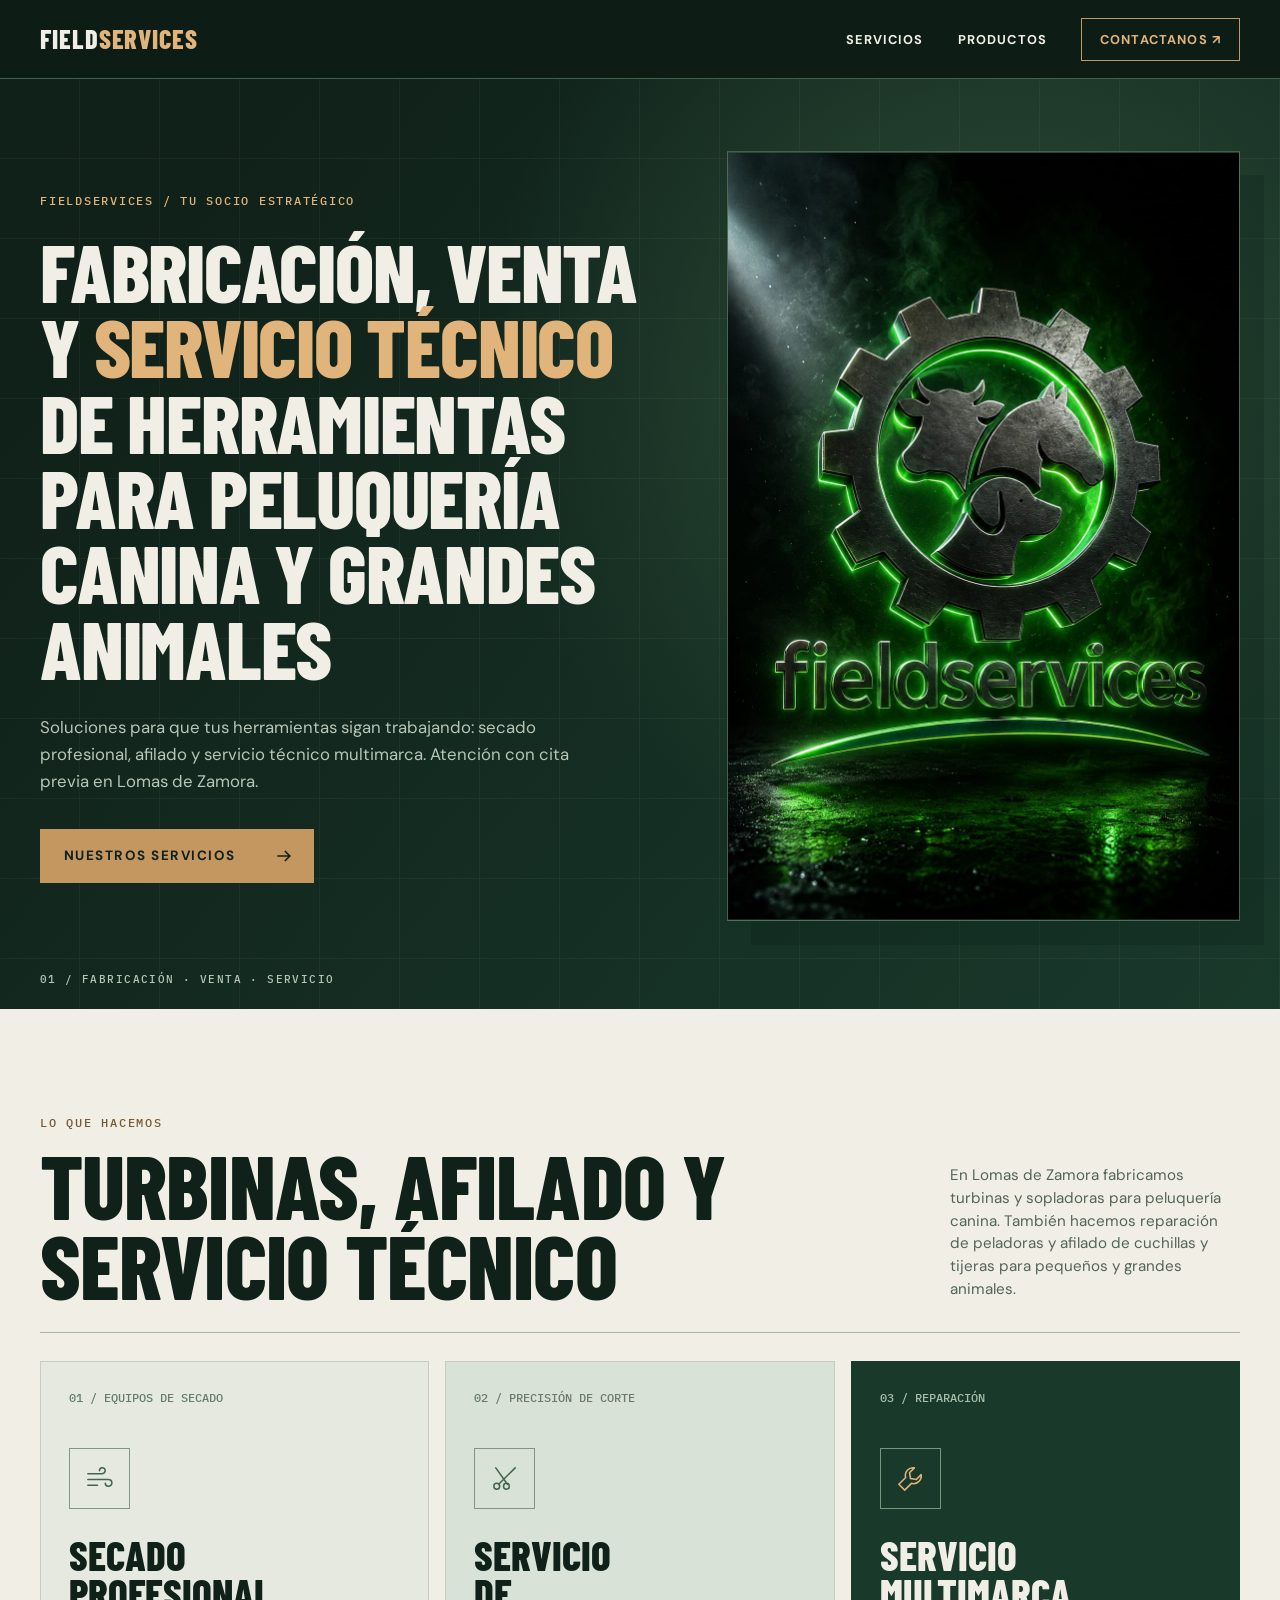
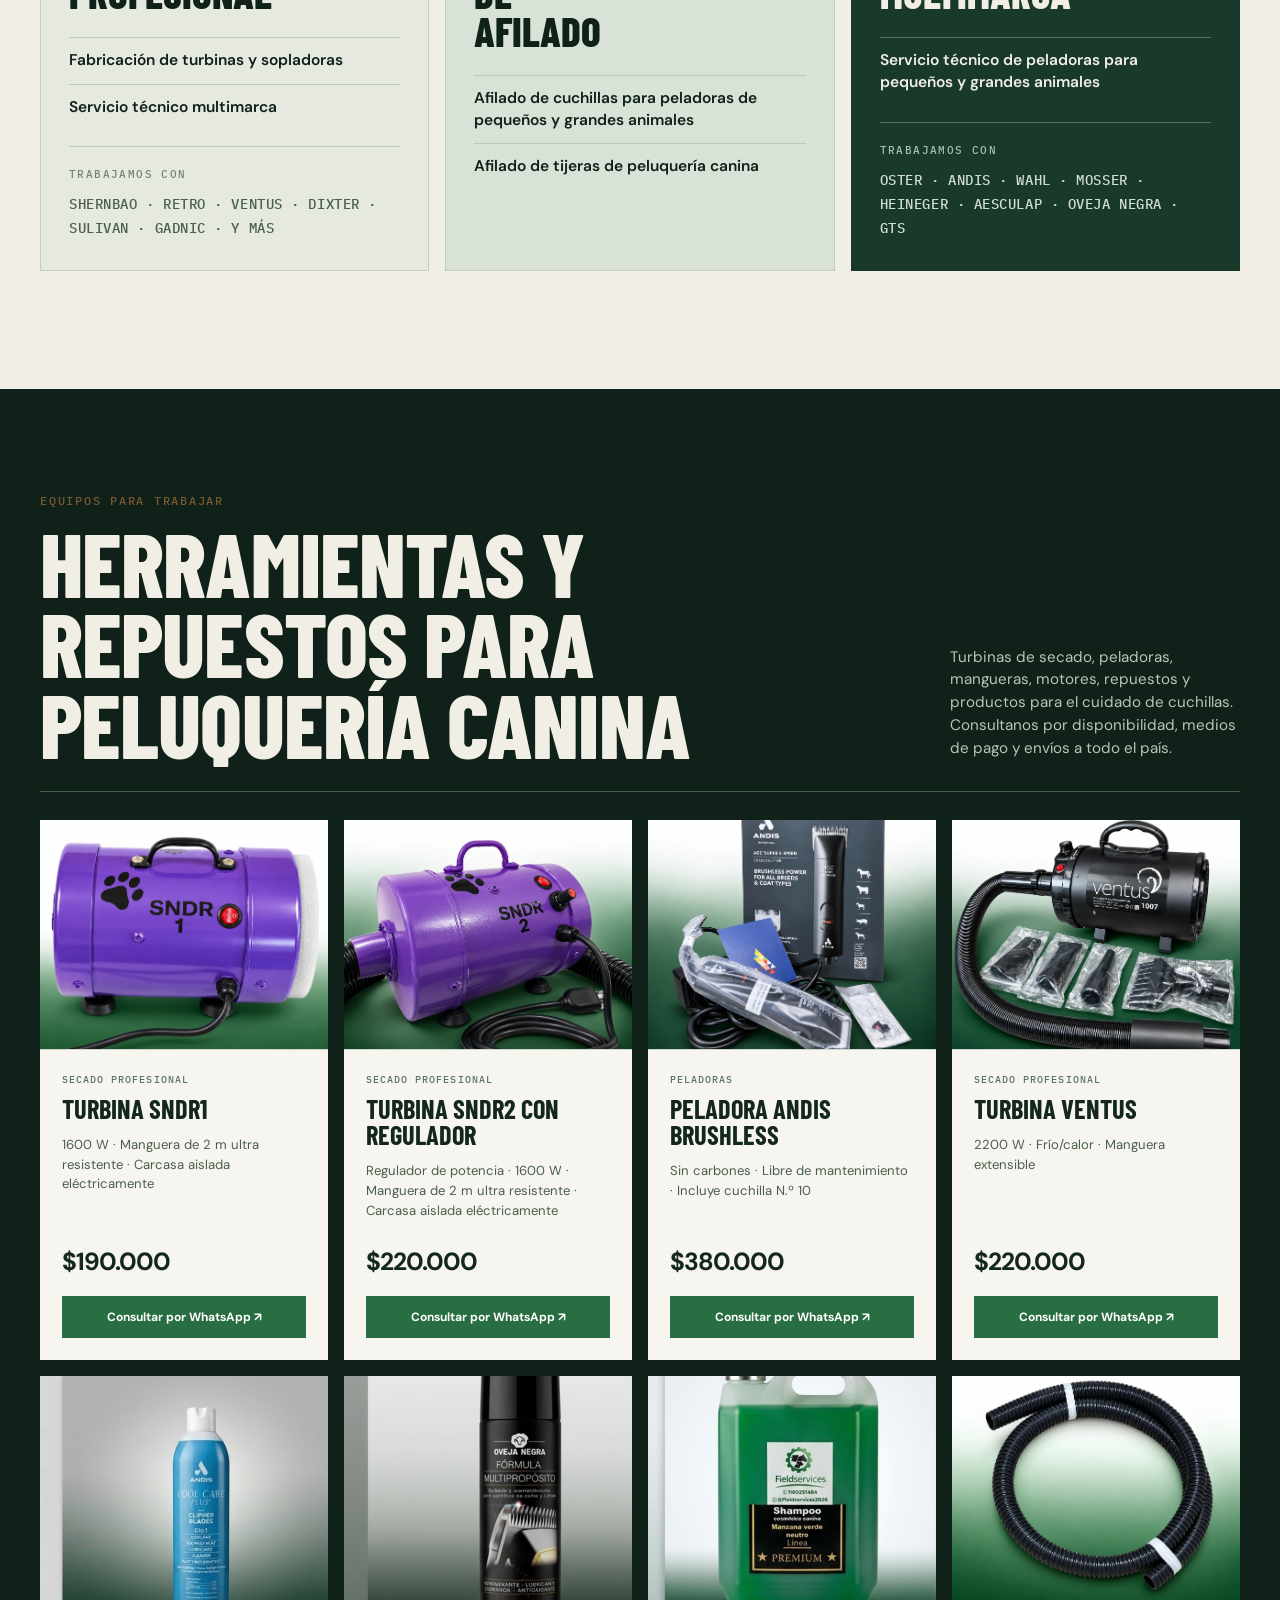
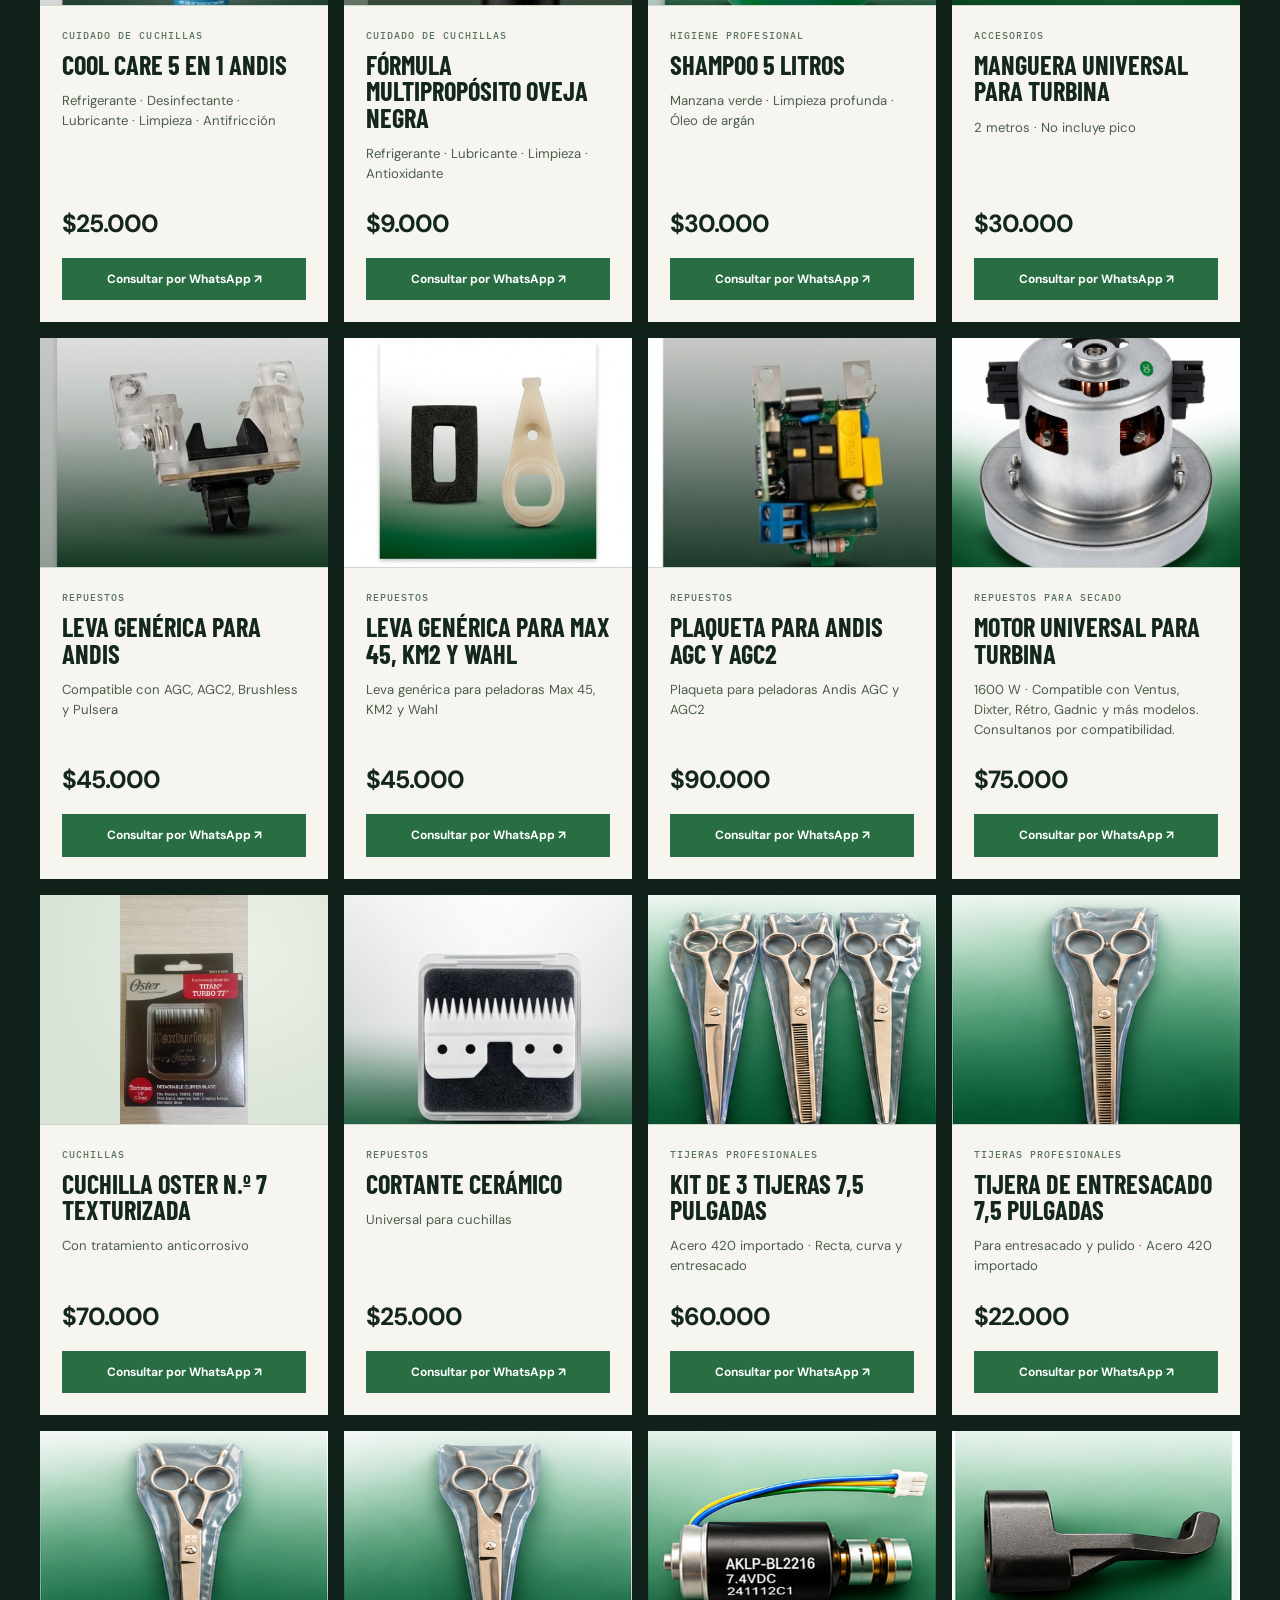
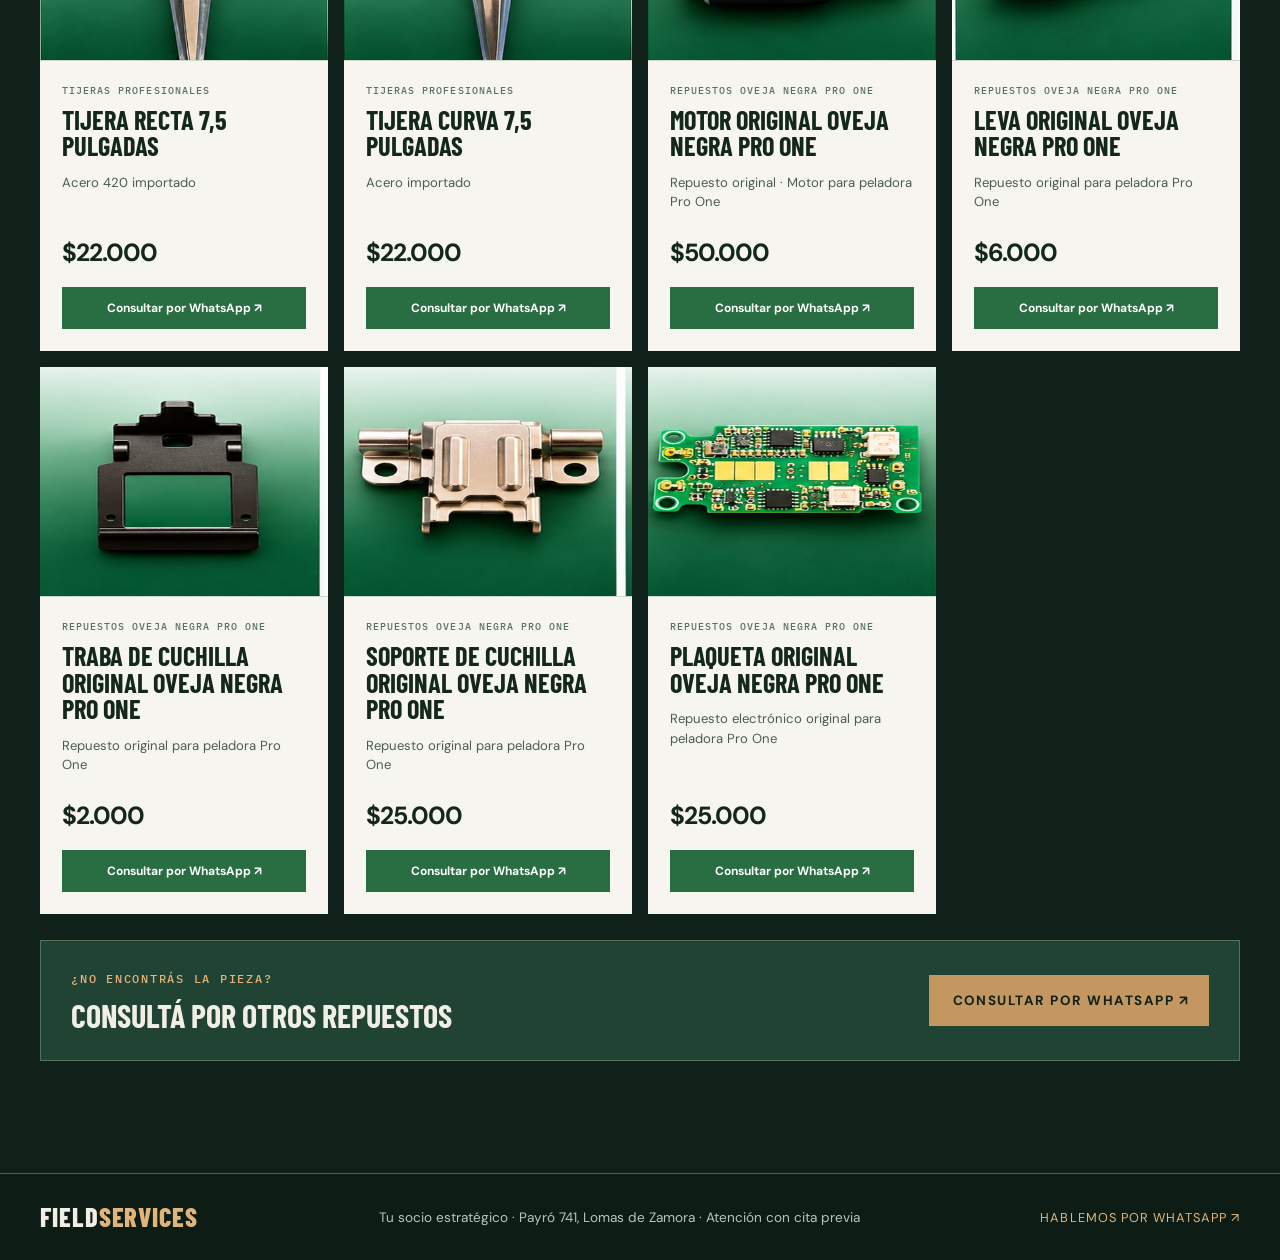
<file: index.html>
<!doctype html>
<html lang="es-AR">
<head>
  <meta charset="utf-8">
  <meta name="viewport" content="width=device-width, initial-scale=1">
  <meta name="theme-color" content="#102119">
  <meta name="google-site-verification" content="t0b2E0wayZeg26c7RAsmkzkq_5gAeW8UDKBLCwWuBLI">
  <meta name="description" content="FieldServices en Lomas de Zamora: fabricación y venta de turbinas, afilado de cuchillas y tijeras, servicio técnico multimarca y productos para peluquería canina y grandes animales.">
  <title>FieldServices | Turbinas, afilado y servicio técnico en Lomas de Zamora</title>
  <link rel="canonical" href="https://fieldservicestaller.ar/">
  <meta property="og:type" content="website">
  <meta property="og:locale" content="es_AR">
  <meta property="og:site_name" content="FieldServices">
  <meta property="og:title" content="FieldServices — Tu socio estratégico">
  <meta property="og:description" content="Turbinas, afilado, servicio técnico multimarca y herramientas para peluquería canina y grandes animales.">
  <meta property="og:url" content="https://fieldservicestaller.ar/">
  <meta property="og:image" content="https://fieldservicestaller.ar/preview/hero-fieldservices.jpg">
  <script type="application/ld+json">
  {
    "@context": "https://schema.org",
    "@graph": [
      {
        "@type": "LocalBusiness",
        "@id": "https://fieldservicestaller.ar/#organizacion",
        "name": "FieldServices",
        "url": "https://fieldservicestaller.ar/",
        "description": "Fabricación y venta de turbinas para peluquería canina, afilado de cuchillas y tijeras y servicio técnico multimarca de peladoras y equipos de secado.",
        "address": {
          "@type": "PostalAddress",
          "streetAddress": "Payró 741",
          "addressLocality": "Lomas de Zamora",
          "addressRegion": "Provincia de Buenos Aires",
          "postalCode": "B1832CFO",
          "addressCountry": "AR"
        },
        "geo": {
          "@type": "GeoCoordinates",
          "latitude": -34.7494238,
          "longitude": -58.4165916
        },
        "telephone": "+54 9 11 6025-1484",
        "logo": "https://fieldservicestaller.ar/preview/hero-fieldservices.jpg"
      },
      {
        "@type": "WebSite",
        "@id": "https://fieldservicestaller.ar/#sitio",
        "url": "https://fieldservicestaller.ar/",
        "name": "FieldServices",
        "publisher": { "@id": "https://fieldservicestaller.ar/#organizacion" },
        "inLanguage": "es-AR"
      }
    ]
  }
  </script>
  <link rel="preconnect" href="https://fonts.googleapis.com">
  <link rel="preconnect" href="https://fonts.gstatic.com" crossorigin>
  <link href="https://fonts.googleapis.com/css2?family=Barlow+Condensed:wght@500;600;700;800&family=DM+Sans:wght@400;500;600;700&family=IBM+Plex+Mono:wght@400;500&display=swap" rel="stylesheet">
  <style>
    :root{--dark:#102119;--forest:#18352a;--forest-2:#214334;--line:#45614d;--cream:#f1efe5;--muted:#b7c6b7;--copper:#c49760;--copper-light:#e0b47b;--wrap:1200px}
    *{box-sizing:border-box}html{scroll-behavior:smooth;scroll-padding-top:78px}body{margin:0;background:var(--dark);color:var(--cream);font-family:"DM Sans",sans-serif;-webkit-font-smoothing:antialiased}a{color:inherit;text-decoration:none}button{font:inherit}::selection{background:var(--copper);color:var(--dark)}
    .wrap{width:min(var(--wrap),calc(100% - 48px));margin:auto}.eyebrow{font:500 .73rem/1.4 "IBM Plex Mono",monospace;letter-spacing:.15em;text-transform:uppercase;color:var(--copper-light)}
    .site-header{position:sticky;top:0;z-index:50;background:#0d1d16;border-bottom:1px solid var(--line)}.header-inner{min-height:78px;display:flex;align-items:center;justify-content:space-between;gap:20px}.brand{font:800 1.65rem/1 "Barlow Condensed",sans-serif;letter-spacing:.035em;text-transform:uppercase}.brand span{color:var(--copper-light)}.header-right{display:flex;align-items:center;gap:34px}.header-right a{font-size:.8rem;font-weight:700;letter-spacing:.09em;text-transform:uppercase}.header-right a:hover{color:var(--copper-light)}.header-right .header-contact{border:1px solid var(--copper);padding:12px 18px;color:var(--copper-light)}
    .hero{overflow:hidden;position:relative;background:radial-gradient(circle at 78% 32%,#2d4b37 0%,transparent 44%),linear-gradient(130deg,#102119 15%,#19392b 100%)}.hero::before{content:"";position:absolute;inset:0;opacity:.12;background-image:linear-gradient(90deg,transparent 99%,var(--cream) 100%),linear-gradient(transparent 99%,var(--cream) 100%);background-size:80px 80px;pointer-events:none}.hero-inner{position:relative;display:grid;grid-template-columns:minmax(0,1.1fr) minmax(0,.9fr);gap:5%;align-items:center;min-height:640px;padding-block:72px 88px}.hero-copy{position:relative;z-index:1}.hero h1{font:800 clamp(3.1rem,6.4vw,6.5rem)/.92 "Barlow Condensed",sans-serif;letter-spacing:-.015em;text-transform:uppercase;max-width:760px;margin:23px 0 29px;text-wrap:balance}.hero h1 em{font-style:normal;color:var(--copper-light)}.hero-sub{font-size:1.05rem;color:var(--muted);max-width:48ch;line-height:1.6;margin:0 0 34px}.button{display:inline-flex;align-items:center;justify-content:space-between;gap:38px;background:var(--copper);color:var(--dark);padding:17px 20px 17px 24px;font-size:.84rem;font-weight:700;letter-spacing:.11em;text-transform:uppercase;transition:background .2s,transform .2s,box-shadow .2s}.button:hover{background:var(--copper-light);transform:translateY(-4px);box-shadow:0 12px 25px #0003}.button svg{width:20px;height:20px}.hero-visual{position:relative;aspect-ratio:2/3;min-height:400px;border:1px solid #77907888;overflow:hidden;background:linear-gradient(150deg,#274c38,#12261d 70%);box-shadow:24px 24px 0 #0a1c1540}.hero-visual::before,.hero-visual::after{content:"";position:absolute;border:1px solid #b8925f55;border-radius:50%;width:78%;aspect-ratio:1;left:11%;top:8%;animation:orbit 18s linear infinite}.hero-visual::after{width:55%;left:22.5%;top:20%;animation-duration:13s;animation-direction:reverse}.hero-visual img{width:100%;height:100%;object-fit:contain;display:block;position:relative;z-index:2}.hero-index{position:absolute;bottom:23px;left:0;font:500 .68rem "IBM Plex Mono",monospace;letter-spacing:.13em;color:var(--muted)}
    .services{padding:102px 0 118px;background:var(--cream);color:var(--dark)}.section-head{display:flex;justify-content:space-between;align-items:end;gap:30px;border-bottom:1px solid #a9b7a8;padding-bottom:27px;margin-bottom:28px}.section-head .eyebrow{color:#795831}.section-head h2{font:800 clamp(3.3rem,7vw,6.5rem)/.9 "Barlow Condensed",sans-serif;text-transform:uppercase;letter-spacing:-.01em;margin:12px 0 0}.section-head p{max-width:29ch;margin:0 0 4px;color:#536459;font-size:.95rem;line-height:1.5}.cards{display:grid;grid-template-columns:repeat(3,minmax(0,1fr));gap:16px}.card{position:relative;min-height:510px;background:#e6e9df;border:1px solid #c6cec1;padding:28px 28px 30px;display:flex;flex-direction:column;overflow:hidden;transition:transform .28s,background .28s,box-shadow .28s}.card:hover{transform:translateY(-8px);background:#dfe6d9;box-shadow:0 20px 35px #1e3a2920}.card::before{content:"";position:absolute;top:0;left:0;right:100%;height:5px;background:var(--copper);transition:right .45s}.card:hover::before{right:0}.card-no{font:500 .76rem "IBM Plex Mono",monospace;color:#687c69}.card-icon{width:61px;height:61px;border:1px solid #809780;display:grid;place-items:center;margin:43px 0 27px;color:#42654c}.card-icon svg{width:31px;height:31px;fill:none;stroke:currentColor;stroke-width:1.6;stroke-linecap:round;stroke-linejoin:round}.card h3{font:800 clamp(2.35rem,3.2vw,3.35rem)/.93 "Barlow Condensed",sans-serif;text-transform:uppercase;margin:0 0 25px;max-width:9ch}.service-lines{list-style:none;margin:0;padding:0}.service-lines li{border-top:1px solid #bdcbbd;padding:12px 0;font-size:.97rem;font-weight:600;line-height:1.4}.brands{border-top:1px solid #bdcbbd;margin-top:auto;padding-top:20px}.brands-label{display:block;font:500 .67rem "IBM Plex Mono",monospace;letter-spacing:.13em;text-transform:uppercase;color:#718671;margin-bottom:11px}.brands p{font:500 .86rem/1.75 "IBM Plex Mono",monospace;text-transform:uppercase;letter-spacing:.04em;color:#49604e;margin:0}.card:nth-child(2){background:#d9e2d6}.card:nth-child(3){background:#19392b;color:var(--cream);border-color:#19392b}.card:nth-child(3):hover{background:#244936}.card:nth-child(3) .card-no,.card:nth-child(3) .brands-label{color:#a8c0aa}.card:nth-child(3) .card-icon{border-color:#77967b;color:var(--copper-light)}.card:nth-child(3) .service-lines li,.card:nth-child(3) .brands{border-color:#54725b}.card:nth-child(3) .brands p{color:#d0ddcf}
    .products{padding:100px 0 112px;background:#102119;color:var(--cream)}.products .section-head{border-color:#45614d}.products .section-head p{color:var(--muted)}.product-grid{display:grid;grid-template-columns:repeat(4,minmax(0,1fr));gap:16px}.product{display:flex;flex-direction:column;background:#f6f5ef;color:#14271c;min-width:0;transition:transform .25s,box-shadow .25s}.product:hover{transform:translateY(-7px);box-shadow:0 18px 35px #0005}.product-media{height:230px;display:grid;place-items:center;position:relative;overflow:hidden;background:radial-gradient(circle at 70% 25%,#ecf1e7,#d9e3d7 70%);border-bottom:1px solid #cdd7cc}.product-media::after{content:"FIELDSERVICES";position:absolute;bottom:17px;left:17px;color:#749078;font:500 .61rem "IBM Plex Mono",monospace;letter-spacing:.15em}.product-media svg{width:70%;height:70%;fill:none;stroke:#52715b;stroke-width:2;stroke-linecap:round;stroke-linejoin:round;filter:drop-shadow(8px 10px 7px #48674833)}.product-media .clipper{width:48%}.product-media.photo img{position:absolute;width:200%;height:auto;max-width:none;left:0;top:-45%;display:block}.product-media.photo::after{display:none}.product-media.photo-max img{width:130%;left:-15%;top:-5%}.product-media.photo-plaqueta img{width:180%;left:0;top:-25%}.product-media.photo-clean img{inset:0;width:100%;height:100%;object-fit:cover}.product-body{display:flex;flex:1;flex-direction:column;padding:22px}.product-type{font:500 .65rem "IBM Plex Mono",monospace;color:#597461;letter-spacing:.1em;text-transform:uppercase;margin:0 0 10px}.product h3{font:700 1.65rem/1 "Barlow Condensed",sans-serif;text-transform:uppercase;margin:0 0 13px}.product-spec{font-size:.82rem;line-height:1.5;color:#4b5e4e;margin:0 0 24px;flex:1}.product-price{font:700 1.55rem "DM Sans",sans-serif;letter-spacing:-.04em;margin:0 0 18px}.product-cta{display:block;text-align:center;background:#286e42;color:#fff;padding:13px 10px;font-size:.75rem;font-weight:700;line-height:1.35;transition:background .2s}.product-cta:hover{background:#194f30}.product-note{font-size:.76rem;color:var(--muted);margin:22px 0 0}
    .other-parts{margin-top:26px;padding:26px 30px;display:flex;align-items:center;justify-content:space-between;gap:22px;background:#214334;border:1px solid #54725b}.other-parts h3{font:700 2rem "Barlow Condensed",sans-serif;text-transform:uppercase;margin:8px 0 0}.other-parts .button{white-space:nowrap}
    .footer{background:#0d1d16;border-top:1px solid var(--line);padding:30px 0}.footer-inner{display:flex;justify-content:space-between;align-items:center;gap:20px;flex-wrap:wrap}.footer p{color:var(--muted);font-size:.85rem;margin:0}.footer a:not(.brand){font-size:.8rem;color:var(--copper-light);text-transform:uppercase;letter-spacing:.08em}
    @keyframes orbit{to{transform:rotate(360deg)}}@media(prefers-reduced-motion:reduce){html{scroll-behavior:auto}*,*::before,*::after{animation:none!important;transition:none!important}}
    @media(max-width:1100px){.product-grid{grid-template-columns:repeat(2,minmax(0,1fr))}}
    @media(max-width:960px){.hero-inner{grid-template-columns:1fr 1fr;gap:30px;min-height:570px}.hero h1{font-size:clamp(3rem,6vw,5rem)}.cards{grid-template-columns:1fr 1fr}.card{min-height:460px}.card:last-child{grid-column:1/-1;min-height:390px}}
    @media(max-width:680px){html{scroll-padding-top:104px}.wrap{width:min(100% - 36px,var(--wrap))}.header-inner{min-height:104px;flex-wrap:wrap;align-content:center;gap:11px;padding-block:10px}.brand{font-size:1.35rem}.header-right{width:100%;gap:12px;justify-content:space-between}.header-right a{font-size:.68rem}.header-right .header-contact{padding:7px 9px;font-size:.66rem}.hero-inner{grid-template-columns:1fr;padding:51px 0 66px;gap:45px}.hero h1{font-size:clamp(3.4rem,13vw,5.5rem);margin:18px 0 23px}.hero-sub{font-size:.95rem}.hero-visual{aspect-ratio:2/3;min-height:0}.hero-index{display:none}.services{padding:72px 0 82px}.products{padding:72px 0 82px}.product-grid{gap:10px}.product-media{height:180px}.product-media.photo img{top:-30%}.product-media.photo-max img{top:-5%}.product-media.photo-plaqueta img{top:-18%}.product-media.photo-clean img{top:0}.product-body{padding:16px}.product h3{font-size:1.4rem}.product-spec{font-size:.75rem}.product-price{font-size:1.3rem}.product-cta{font-size:.68rem;padding:12px 6px}.section-head{display:block}.section-head p{margin-top:20px}.cards{grid-template-columns:1fr}.card,.card:last-child{grid-column:auto;min-height:0;padding:25px 26px 32px}.card-icon{margin:29px 0 25px}.card h3{max-width:none}.brands{margin-top:22px}.other-parts{align-items:flex-start;flex-direction:column;padding:22px}.other-parts .button{white-space:normal;width:100%}.footer-inner{align-items:flex-start;flex-direction:column}}
  </style>
  <!-- Google tag (gtag.js) -->
  <script async src="https://www.googletagmanager.com/gtag/js?id=G-JPZV0LSG6G"></script>
  <script>
    window.dataLayer = window.dataLayer || [];
    function gtag(){dataLayer.push(arguments);}
    gtag('js', new Date());
    gtag('config', 'G-JPZV0LSG6G');
  </script>
</head>
<body>
  <header class="site-header">
    <div class="wrap header-inner">
      <a class="brand" href="#inicio" aria-label="FieldServices, inicio">FIELD<span>SERVICES</span></a>
      <nav class="header-right" aria-label="Navegación principal">
        <a href="#servicios">Servicios</a><a href="#productos">Productos</a>
        <a class="header-contact" href="https://wa.me/5491160251484" target="_blank" rel="noopener noreferrer">Contactanos ↗</a>
      </nav>
    </div>
  </header>
  <main>
    <section class="hero" id="inicio" aria-labelledby="titulo-principal">
      <div class="wrap hero-inner">
        <div class="hero-copy">
          <span class="eyebrow">FieldServices / Tu socio estratégico</span>
          <h1 id="titulo-principal">Fabricación, venta y <em>servicio técnico</em> de herramientas para peluquería canina y grandes animales</h1>
          <p class="hero-sub">Soluciones para que tus herramientas sigan trabajando: secado profesional, afilado y servicio técnico multimarca. Atención con cita previa en Lomas de Zamora.</p>
          <a class="button" href="#servicios">Nuestros servicios <svg viewBox="0 0 24 24" fill="none" stroke="currentColor" stroke-width="2" aria-hidden="true"><path d="M4 12h15m-6-6 6 6-6 6"/></svg></a>
        </div>
        <div class="hero-visual">
          <img src="preview/hero-fieldservices.jpg" alt="Logo de FieldServices con un engranaje y siluetas de animales" width="1024" height="1536">
        </div>
        <span class="hero-index" aria-hidden="true">01 / FABRICACIÓN · VENTA · SERVICIO</span>
      </div>
    </section>
    <section class="services" id="servicios" aria-labelledby="titulo-servicios">
      <div class="wrap">
        <div class="section-head"><div><span class="eyebrow">Lo que hacemos</span><h2 id="titulo-servicios">Turbinas, afilado y servicio técnico</h2></div><p>En Lomas de Zamora fabricamos turbinas y sopladoras para peluquería canina. También hacemos reparación de peladoras y afilado de cuchillas y tijeras para pequeños y grandes animales.</p></div>
        <div class="cards">
          <article class="card"><span class="card-no">01 / EQUIPOS DE SECADO</span><div class="card-icon" aria-hidden="true"><svg viewBox="0 0 32 32"><path d="M4 11h14c5 0 5-6 1-6-2 0-3 1-3 3M4 17h21c5 0 5 7 0 7-2 0-3-1-3-3M4 23h10"/></svg></div><h3>Secado profesional</h3><ul class="service-lines"><li>Fabricación de turbinas y sopladoras</li><li>Servicio técnico multimarca</li></ul><div class="brands"><span class="brands-label">Trabajamos con</span><p>Shernbao · Retro · Ventus · Dixter · Sulivan · Gadnic · y más</p></div></article>
          <article class="card"><span class="card-no">02 / PRECISIÓN DE CORTE</span><div class="card-icon" aria-hidden="true"><svg viewBox="0 0 32 32"><circle cx="8" cy="24" r="3"/><circle cx="18" cy="24" r="3"/><path d="M10 22 27 5M19 22 7 5M23 9l4-4"/></svg></div><h3>Servicio de afilado</h3><ul class="service-lines"><li>Afilado de cuchillas para peladoras de pequeños y grandes animales</li><li>Afilado de tijeras de peluquería canina</li></ul></article>
          <article class="card"><span class="card-no">03 / REPARACIÓN</span><div class="card-icon" aria-hidden="true"><svg viewBox="0 0 32 32"><path d="M20 5a8 8 0 0 0-9 10L4 22l6 6 7-7a8 8 0 0 0 10-9l-5 5-6-1-1-6z"/></svg></div><h3>Servicio multimarca</h3><ul class="service-lines"><li>Servicio técnico de peladoras para pequeños y grandes animales</li></ul><div class="brands"><span class="brands-label">Trabajamos con</span><p>Oster · Andis · Wahl · Mosser · Heineger · Aesculap · Oveja Negra · GTS</p></div></article>
        </div>
      </div>
    </section>
    <section class="products" id="productos" aria-labelledby="titulo-productos">
      <div class="wrap">
        <div class="section-head"><div><span class="eyebrow">Equipos para trabajar</span><h2 id="titulo-productos">Herramientas y repuestos para peluquería canina</h2></div><p>Turbinas de secado, peladoras, mangueras, motores, repuestos y productos para el cuidado de cuchillas. Consultanos por disponibilidad, medios de pago y envíos a todo el país.</p></div>
        <div class="product-grid">
          <article class="product"><div class="product-media photo photo-clean" role="img" aria-label="Foto de Turbina SNDR1"><img src="preview/productos/turbina-sndr1.webp" alt="" loading="lazy" width="1254" height="1254"></div><div class="product-body"><p class="product-type">Secado profesional</p><h3>Turbina SNDR1</h3><p class="product-spec">1600 W · Manguera de 2 m ultra resistente · Carcasa aislada eléctricamente</p><p class="product-price">$190.000</p><a class="product-cta" href="https://wa.me/5491160251484?text=Hola%2C%20quiero%20consultar%20por%20la%20Turbina%20SNDR1%20de%20%24190.000" target="_blank" rel="noopener noreferrer">Consultar por WhatsApp ↗</a></div></article>
          <article class="product"><div class="product-media photo photo-clean" role="img" aria-label="Foto de Turbina SNDR2 con regulador"><img src="preview/productos/turbina-sndr-regulador.webp" alt="" loading="lazy" width="1254" height="1254"></div><div class="product-body"><p class="product-type">Secado profesional</p><h3>Turbina SNDR2 con regulador</h3><p class="product-spec">Regulador de potencia · 1600 W · Manguera de 2 m ultra resistente · Carcasa aislada eléctricamente</p><p class="product-price">$220.000</p><a class="product-cta" href="https://wa.me/5491160251484?text=Hola%2C%20quiero%20consultar%20por%20la%20Turbina%20SNDR2%20con%20regulador%20de%20%24220.000" target="_blank" rel="noopener noreferrer">Consultar por WhatsApp ↗</a></div></article>
          <article class="product"><div class="product-media photo photo-clean" role="img" aria-label="Foto de Peladora Andis Brushless"><img src="preview/productos/peladora-andis-brushless.webp" alt="" loading="lazy" width="1254" height="1254"></div><div class="product-body"><p class="product-type">Peladoras</p><h3>Peladora Andis Brushless</h3><p class="product-spec">Sin carbones · Libre de mantenimiento · Incluye cuchilla N.º 10</p><p class="product-price">$380.000</p><a class="product-cta" href="https://wa.me/5491160251484?text=Hola%2C%20quiero%20consultar%20por%20la%20Peladora%20Andis%20Brushless%20de%20%24380.000" target="_blank" rel="noopener noreferrer">Consultar por WhatsApp ↗</a></div></article>
          <article class="product"><div class="product-media photo photo-clean" role="img" aria-label="Foto de Turbina Ventus"><img src="preview/productos/turbina-ventus.webp" alt="" loading="lazy" width="1254" height="1254"></div><div class="product-body"><p class="product-type">Secado profesional</p><h3>Turbina Ventus</h3><p class="product-spec">2200 W · Frío/calor · Manguera extensible</p><p class="product-price">$220.000</p><a class="product-cta" href="https://wa.me/5491160251484?text=Hola%2C%20quiero%20consultar%20por%20la%20Turbina%20Ventus%20de%20%24220.000" target="_blank" rel="noopener noreferrer">Consultar por WhatsApp ↗</a></div></article>
          <article class="product"><div class="product-media photo" role="img" aria-label="Imagen de Cool Care 5 en 1 Andis"><img src="preview/productos/cool-care-andis.jpg" alt="" loading="lazy" width="1152" height="1536"></div><div class="product-body"><p class="product-type">Cuidado de cuchillas</p><h3>Cool Care 5 en 1 Andis</h3><p class="product-spec">Refrigerante · Desinfectante · Lubricante · Limpieza · Antifricción</p><p class="product-price">$25.000</p><a class="product-cta" href="https://wa.me/5491160251484?text=Hola%2C%20quiero%20consultar%20por%20Cool%20Care%205%20en%201%20Andis%20de%20%2425.000" target="_blank" rel="noopener noreferrer">Consultar por WhatsApp ↗</a></div></article>
          <article class="product"><div class="product-media photo" role="img" aria-label="Imagen de Fórmula multipropósito Oveja Negra"><img src="preview/productos/formula-oveja-negra.jpg" alt="" loading="lazy" width="1152" height="1536"></div><div class="product-body"><p class="product-type">Cuidado de cuchillas</p><h3>Fórmula multipropósito Oveja Negra</h3><p class="product-spec">Refrigerante · Lubricante · Limpieza · Antioxidante</p><p class="product-price">$9.000</p><a class="product-cta" href="https://wa.me/5491160251484?text=Hola%2C%20quiero%20consultar%20por%20F%C3%B3rmula%20multiprop%C3%B3sito%20Oveja%20Negra%20de%20%249.000" target="_blank" rel="noopener noreferrer">Consultar por WhatsApp ↗</a></div></article>
          <article class="product"><div class="product-media photo" role="img" aria-label="Imagen de Shampoo 5 litros"><img src="preview/productos/shampoo-5-litros.jpg" alt="" loading="lazy" width="1152" height="1536"></div><div class="product-body"><p class="product-type">Higiene profesional</p><h3>Shampoo 5 litros</h3><p class="product-spec">Manzana verde · Limpieza profunda · Óleo de argán</p><p class="product-price">$30.000</p><a class="product-cta" href="https://wa.me/5491160251484?text=Hola%2C%20quiero%20consultar%20por%20Shampoo%205%20litros%20de%20%2430.000" target="_blank" rel="noopener noreferrer">Consultar por WhatsApp ↗</a></div></article>
          <article class="product"><div class="product-media photo photo-clean" role="img" aria-label="Foto de Manguera universal para turbina"><img src="preview/productos/manguera-universal.webp" alt="" loading="lazy" width="1254" height="1254"></div><div class="product-body"><p class="product-type">Accesorios</p><h3>Manguera universal para turbina</h3><p class="product-spec">2 metros · No incluye pico</p><p class="product-price">$30.000</p><a class="product-cta" href="https://wa.me/5491160251484?text=Hola%2C%20quiero%20consultar%20por%20Manguera%20universal%20para%20turbina%20de%20%2430.000" target="_blank" rel="noopener noreferrer">Consultar por WhatsApp ↗</a></div></article>
          <article class="product"><div class="product-media photo" role="img" aria-label="Imagen de Leva genérica para Andis"><img src="preview/productos/leva-andis-agc.jpg" alt="" loading="lazy" width="1152" height="1536"></div><div class="product-body"><p class="product-type">Repuestos</p><h3>Leva genérica para Andis</h3><p class="product-spec">Compatible con AGC, AGC2, Brushless y Pulsera</p><p class="product-price">$45.000</p><a class="product-cta" href="https://wa.me/5491160251484?text=Hola%2C%20quiero%20consultar%20por%20Leva%20gen%C3%A9rica%20para%20Andis%20de%20%2445.000" target="_blank" rel="noopener noreferrer">Consultar por WhatsApp ↗</a></div></article>
          <article class="product"><div class="product-media photo photo-max" role="img" aria-label="Imagen de Leva genérica para Max 45, KM2 y Wahl"><img src="preview/productos/leva-max45.jpg" alt="" loading="lazy" width="1152" height="1536"></div><div class="product-body"><p class="product-type">Repuestos</p><h3>Leva genérica para Max 45, KM2 y Wahl</h3><p class="product-spec">Leva genérica para peladoras Max 45, KM2 y Wahl</p><p class="product-price">$45.000</p><a class="product-cta" href="https://wa.me/5491160251484?text=Hola%2C%20quiero%20consultar%20por%20Leva%20gen%C3%A9rica%20para%20Max%2045%2C%20KM2%20y%20Wahl%20de%20%2445.000" target="_blank" rel="noopener noreferrer">Consultar por WhatsApp ↗</a></div></article>
          <article class="product"><div class="product-media photo photo-plaqueta" role="img" aria-label="Imagen de Plaqueta para Andis AGC y AGC2"><img src="preview/productos/plaqueta-andis-agc.jpg" alt="" loading="lazy" width="1152" height="1536"></div><div class="product-body"><p class="product-type">Repuestos</p><h3>Plaqueta para Andis AGC y AGC2</h3><p class="product-spec">Plaqueta para peladoras Andis AGC y AGC2</p><p class="product-price">$90.000</p><a class="product-cta" href="https://wa.me/5491160251484?text=Hola%2C%20quiero%20consultar%20por%20Plaqueta%20para%20Andis%20AGC%20y%20AGC2%20de%20%2490.000" target="_blank" rel="noopener noreferrer">Consultar por WhatsApp ↗</a></div></article>
          <article class="product"><div class="product-media photo photo-clean" role="img" aria-label="Foto de motor universal para turbina"><img src="preview/productos/motor-universal-turbina.webp" alt="" loading="lazy" width="1254" height="1254"></div><div class="product-body"><p class="product-type">Repuestos para secado</p><h3>Motor universal para turbina</h3><p class="product-spec">1600 W · Compatible con Ventus, Dixter, Rétro, Gadnic y más modelos. Consultanos por compatibilidad.</p><p class="product-price">$75.000</p><a class="product-cta" href="https://wa.me/5491160251484?text=Hola%2C%20quiero%20consultar%20por%20el%20motor%20universal%20para%20turbina%20de%201600%20W%20de%20%2475.000" target="_blank" rel="noopener noreferrer">Consultar por WhatsApp ↗</a></div></article>
          <article class="product" id="cuchilla-oster-7-texturizada"><div class="product-media photo photo-clean" role="img" aria-label="Foto de Cuchilla Oster N.º 7 texturizada"><img src="preview/productos/cuchilla-oster-7-texturizada.jpg" alt="" loading="lazy" width="864" height="1536" style="object-fit:contain"></div><div class="product-body"><p class="product-type">Cuchillas</p><h3>Cuchilla Oster N.º 7 texturizada</h3><p class="product-spec">Con tratamiento anticorrosivo</p><p class="product-price">$70.000</p><a class="product-cta" href="https://wa.me/5491160251484?text=Hola%2C%20quiero%20consultar%20por%20la%20Cuchilla%20Oster%20N.%C2%BA%207%20texturizada%20de%20%2470.000" target="_blank" rel="noopener noreferrer">Consultar por WhatsApp ↗</a></div></article>
          <article class="product"><div class="product-media photo" role="img" aria-label="Imagen de Cortante cerámico"><img src="preview/productos/cortante-ceramico.jpg" alt="" loading="lazy" width="1152" height="1536"></div><div class="product-body"><p class="product-type">Repuestos</p><h3>Cortante cerámico</h3><p class="product-spec">Universal para cuchillas</p><p class="product-price">$25.000</p><a class="product-cta" href="https://wa.me/5491160251484?text=Hola%2C%20quiero%20consultar%20por%20el%20Cortante%20cer%C3%A1mico%20universal%20de%20%2425.000" target="_blank" rel="noopener noreferrer">Consultar por WhatsApp ↗</a></div></article>
          <article class="product"><div class="product-media photo photo-clean" role="img" aria-label="Foto de Kit de 3 tijeras 7,5 pulgadas"><img src="preview/productos/kit_tijeras_75.jpg" alt="" loading="lazy" width="1200" height="1200"></div><div class="product-body"><p class="product-type">Tijeras profesionales</p><h3>Kit de 3 tijeras 7,5 pulgadas</h3><p class="product-spec">Acero 420 importado · Recta, curva y entresacado</p><p class="product-price">$60.000</p><a class="product-cta" href="https://wa.me/5491160251484?text=Hola%2C%20quiero%20consultar%20por%20Kit%20de%203%20tijeras%207%2C5%20pulgadas%20de%20%2460.000" target="_blank" rel="noopener noreferrer">Consultar por WhatsApp ↗</a></div></article>
          <article class="product"><div class="product-media photo photo-clean" role="img" aria-label="Foto de Tijera de entresacado 7,5 pulgadas"><img src="preview/productos/tijera_entresacado_75.jpg" alt="" loading="lazy" width="1200" height="1200"></div><div class="product-body"><p class="product-type">Tijeras profesionales</p><h3>Tijera de entresacado 7,5 pulgadas</h3><p class="product-spec">Para entresacado y pulido · Acero 420 importado</p><p class="product-price">$22.000</p><a class="product-cta" href="https://wa.me/5491160251484?text=Hola%2C%20quiero%20consultar%20por%20Tijera%20de%20entresacado%207%2C5%20pulgadas%20de%20%2422.000" target="_blank" rel="noopener noreferrer">Consultar por WhatsApp ↗</a></div></article>
          <article class="product"><div class="product-media photo photo-clean" role="img" aria-label="Foto de Tijera recta 7,5 pulgadas"><img src="preview/productos/tijera_recta_75.jpg" alt="" loading="lazy" width="1200" height="1200"></div><div class="product-body"><p class="product-type">Tijeras profesionales</p><h3>Tijera recta 7,5 pulgadas</h3><p class="product-spec">Acero 420 importado</p><p class="product-price">$22.000</p><a class="product-cta" href="https://wa.me/5491160251484?text=Hola%2C%20quiero%20consultar%20por%20Tijera%20recta%207%2C5%20pulgadas%20de%20%2422.000" target="_blank" rel="noopener noreferrer">Consultar por WhatsApp ↗</a></div></article>
          <article class="product"><div class="product-media photo photo-clean" role="img" aria-label="Foto de Tijera curva 7,5 pulgadas"><img src="preview/productos/tijera_curva_75.jpg" alt="" loading="lazy" width="1200" height="1200"></div><div class="product-body"><p class="product-type">Tijeras profesionales</p><h3>Tijera curva 7,5 pulgadas</h3><p class="product-spec">Acero importado</p><p class="product-price">$22.000</p><a class="product-cta" href="https://wa.me/5491160251484?text=Hola%2C%20quiero%20consultar%20por%20Tijera%20curva%207%2C5%20pulgadas%20de%20%2422.000" target="_blank" rel="noopener noreferrer">Consultar por WhatsApp ↗</a></div></article>
          <article class="product"><div class="product-media photo photo-clean" role="img" aria-label="Foto de Motor original Oveja Negra Pro One"><img src="preview/productos/motor_oveja_negra_pro_one.jpg" alt="" loading="lazy" width="1200" height="1200"></div><div class="product-body"><p class="product-type">Repuestos Oveja Negra Pro One</p><h3>Motor original Oveja Negra Pro One</h3><p class="product-spec">Repuesto original · Motor para peladora Pro One</p><p class="product-price">$50.000</p><a class="product-cta" href="https://wa.me/5491160251484?text=Hola%2C%20quiero%20consultar%20por%20Motor%20original%20Oveja%20Negra%20Pro%20One%20de%20%2450.000" target="_blank" rel="noopener noreferrer">Consultar por WhatsApp ↗</a></div></article>
          <article class="product"><div class="product-media photo photo-clean" role="img" aria-label="Foto de Leva original Oveja Negra Pro One"><img src="preview/productos/leva_oveja_negra_pro_one.jpg" alt="" loading="lazy" width="1200" height="1200"></div><div class="product-body"><p class="product-type">Repuestos Oveja Negra Pro One</p><h3>Leva original Oveja Negra Pro One</h3><p class="product-spec">Repuesto original para peladora Pro One</p><p class="product-price">$6.000</p><a class="product-cta" href="https://wa.me/5491160251484?text=Hola%2C%20quiero%20consultar%20por%20Leva%20original%20Oveja%20Negra%20Pro%20One%20de%20%246.000" target="_blank" rel="noopener noreferrer">Consultar por WhatsApp ↗</a></div></article>
          <article class="product"><div class="product-media photo photo-clean" role="img" aria-label="Foto de Traba de cuchilla original Oveja Negra Pro One"><img src="preview/productos/traba_cuchilla_oveja_negra_pro_one.jpg" alt="" loading="lazy" width="1200" height="1200"></div><div class="product-body"><p class="product-type">Repuestos Oveja Negra Pro One</p><h3>Traba de cuchilla original Oveja Negra Pro One</h3><p class="product-spec">Repuesto original para peladora Pro One</p><p class="product-price">$2.000</p><a class="product-cta" href="https://wa.me/5491160251484?text=Hola%2C%20quiero%20consultar%20por%20Traba%20de%20cuchilla%20original%20Oveja%20Negra%20Pro%20One%20de%20%242.000" target="_blank" rel="noopener noreferrer">Consultar por WhatsApp ↗</a></div></article>
          <article class="product"><div class="product-media photo photo-clean" role="img" aria-label="Foto de Soporte de cuchilla original Oveja Negra Pro One"><img src="preview/productos/soporte_cuchilla_oveja_negra_pro_one.jpg" alt="" loading="lazy" width="1200" height="1200"></div><div class="product-body"><p class="product-type">Repuestos Oveja Negra Pro One</p><h3>Soporte de cuchilla original Oveja Negra Pro One</h3><p class="product-spec">Repuesto original para peladora Pro One</p><p class="product-price">$25.000</p><a class="product-cta" href="https://wa.me/5491160251484?text=Hola%2C%20quiero%20consultar%20por%20Soporte%20de%20cuchilla%20original%20Oveja%20Negra%20Pro%20One%20de%20%2425.000" target="_blank" rel="noopener noreferrer">Consultar por WhatsApp ↗</a></div></article>
          <article class="product"><div class="product-media photo photo-clean" role="img" aria-label="Foto de Plaqueta original Oveja Negra Pro One"><img src="preview/productos/plaqueta_oveja_negra_pro_one.jpg" alt="" loading="lazy" width="1200" height="1200"></div><div class="product-body"><p class="product-type">Repuestos Oveja Negra Pro One</p><h3>Plaqueta original Oveja Negra Pro One</h3><p class="product-spec">Repuesto electrónico original para peladora Pro One</p><p class="product-price">$25.000</p><a class="product-cta" href="https://wa.me/5491160251484?text=Hola%2C%20quiero%20consultar%20por%20Plaqueta%20original%20Oveja%20Negra%20Pro%20One%20de%20%2425.000" target="_blank" rel="noopener noreferrer">Consultar por WhatsApp ↗</a></div></article>
        </div>
        <div class="other-parts"><div><span class="eyebrow">¿No encontrás la pieza?</span><h3>Consultá por otros repuestos</h3></div><a class="button" href="https://wa.me/5491160251484?text=Hola%2C%20quiero%20consultar%20por%20otros%20repuestos" target="_blank" rel="noopener noreferrer">Consultar por WhatsApp ↗</a></div>
        
      </div>
    </section>
  </main>
  <footer class="footer"><div class="wrap footer-inner"><a class="brand" href="#inicio">FIELD<span>SERVICES</span></a><p>Tu socio estratégico · Payró 741, Lomas de Zamora · Atención con cita previa</p><a href="https://wa.me/5491160251484" target="_blank" rel="noopener noreferrer">Hablemos por WhatsApp ↗</a></div></footer>
</body>
</html>
</file>
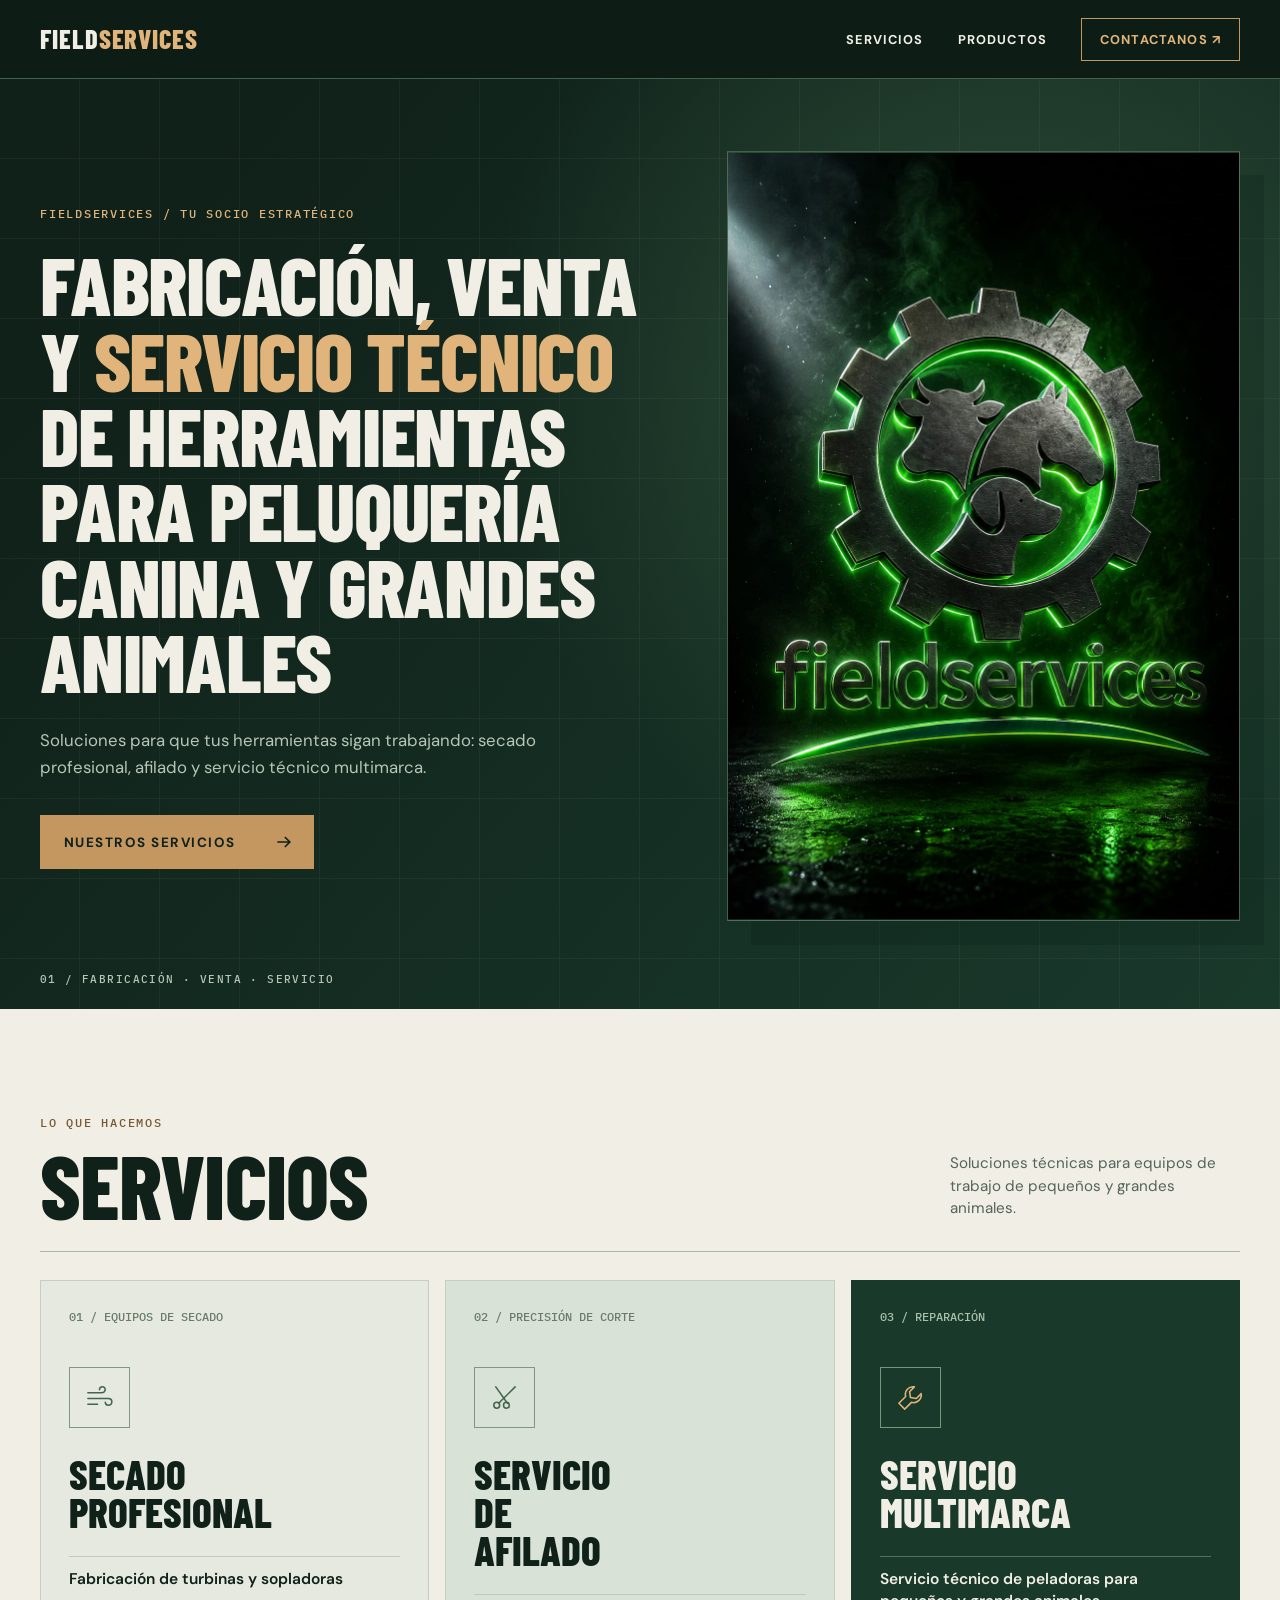
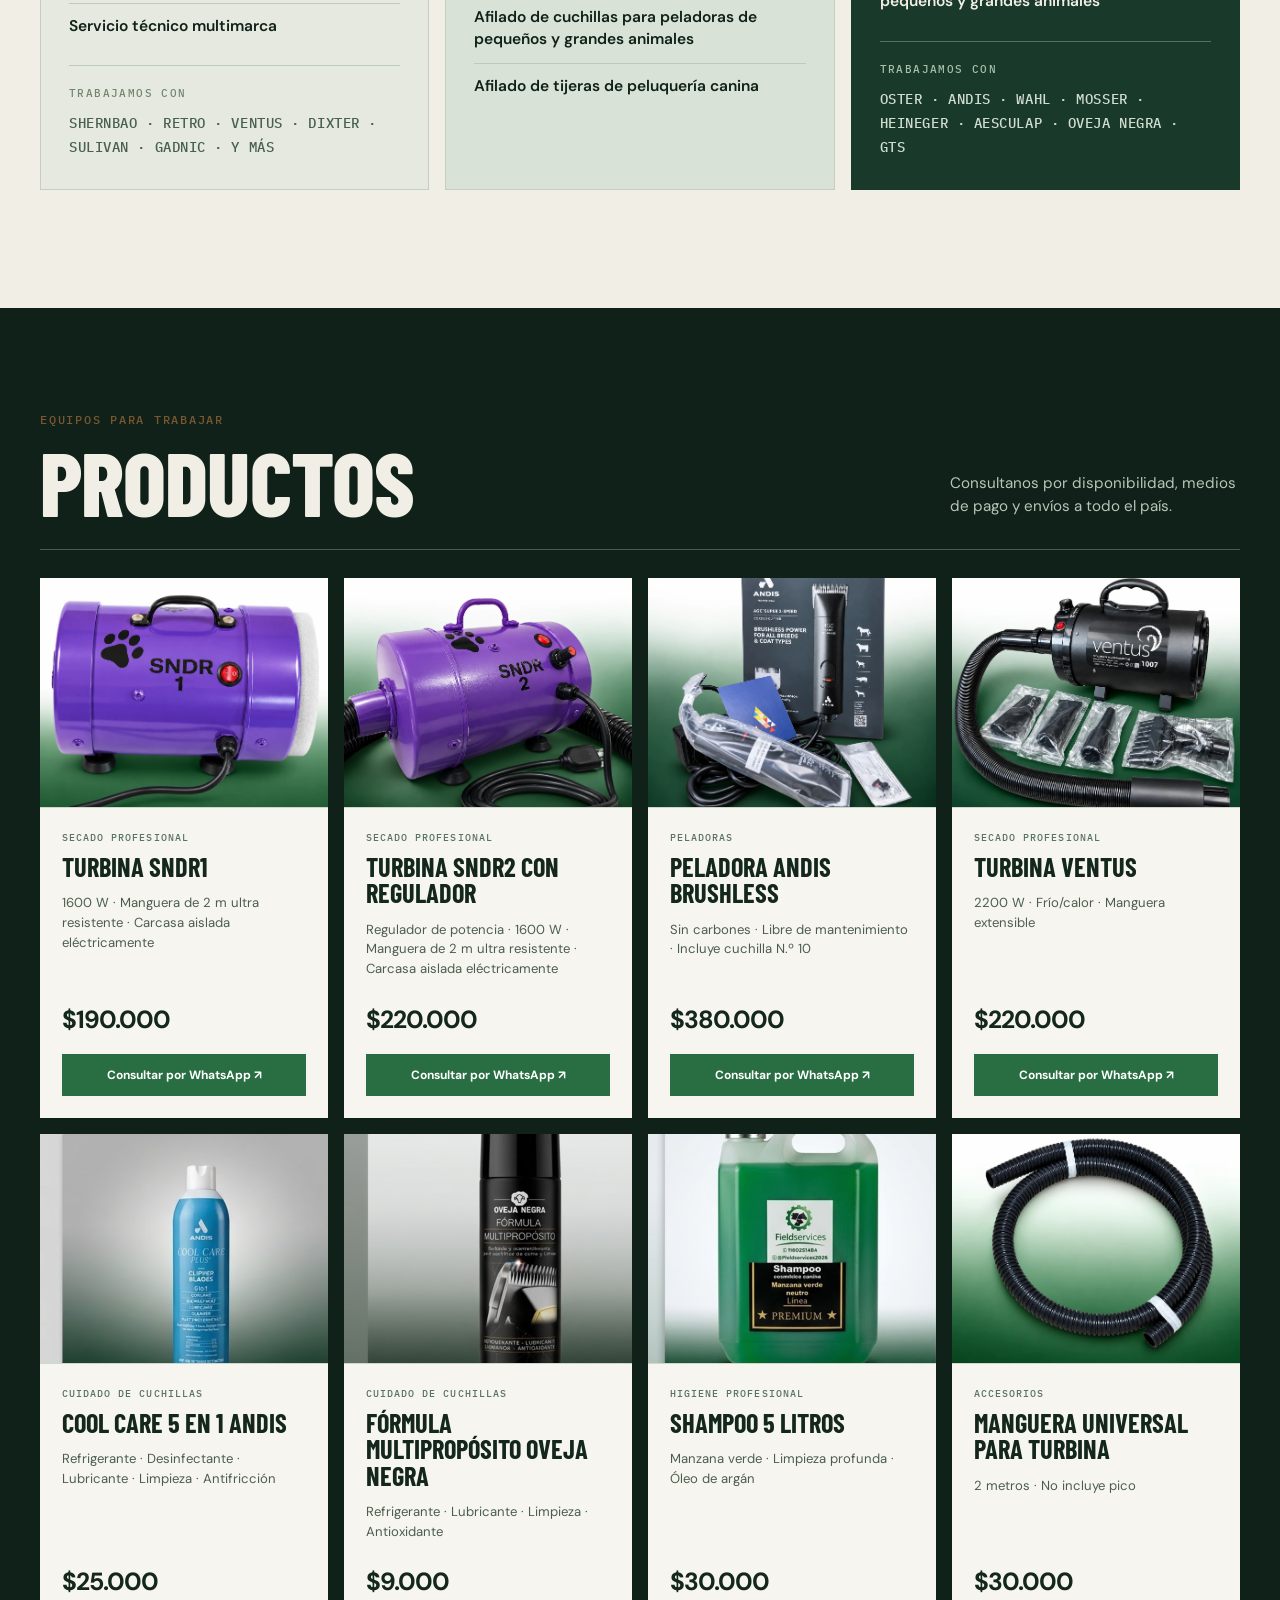
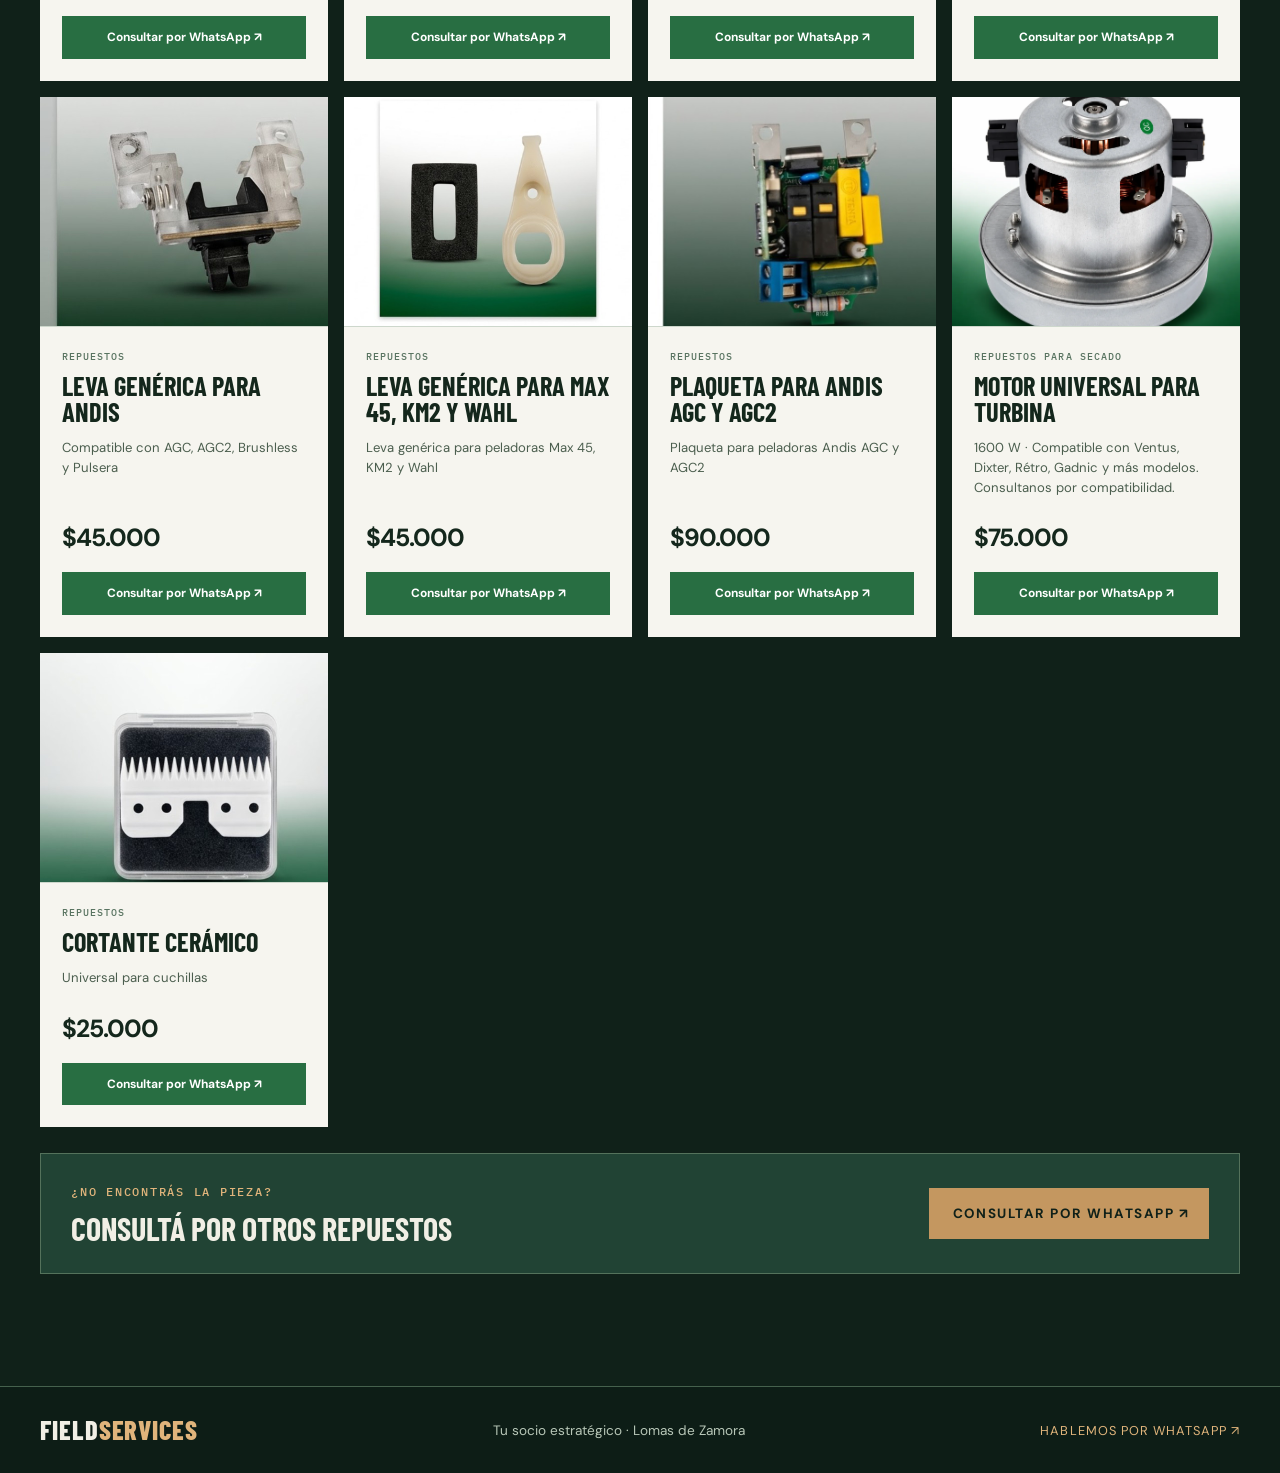
<file: preview/index.html>
<!doctype html>
<html lang="es-AR">
<head>
  <meta charset="utf-8">
  <meta name="viewport" content="width=device-width, initial-scale=1">
  <meta name="theme-color" content="#102119">
  <meta name="description" content="Fabricación, venta y servicio técnico de herramientas para peluquería canina y grandes animales. Secado profesional, afilado y reparación multimarca.">
  <title>FieldServices — Tu socio estratégico</title>
  <meta name="robots" content="noindex,follow">
  <link rel="canonical" href="https://fieldservicestaller.ar/">
  <link rel="preconnect" href="https://fonts.googleapis.com">
  <link rel="preconnect" href="https://fonts.gstatic.com" crossorigin>
  <link href="https://fonts.googleapis.com/css2?family=Barlow+Condensed:wght@500;600;700;800&family=DM+Sans:wght@400;500;600;700&family=IBM+Plex+Mono:wght@400;500&display=swap" rel="stylesheet">
  <style>
    :root{--dark:#102119;--forest:#18352a;--forest-2:#214334;--line:#45614d;--cream:#f1efe5;--muted:#b7c6b7;--copper:#c49760;--copper-light:#e0b47b;--wrap:1200px}
    *{box-sizing:border-box}html{scroll-behavior:smooth;scroll-padding-top:78px}body{margin:0;background:var(--dark);color:var(--cream);font-family:"DM Sans",sans-serif;-webkit-font-smoothing:antialiased}a{color:inherit;text-decoration:none}button{font:inherit}::selection{background:var(--copper);color:var(--dark)}
    .wrap{width:min(var(--wrap),calc(100% - 48px));margin:auto}.eyebrow{font:500 .73rem/1.4 "IBM Plex Mono",monospace;letter-spacing:.15em;text-transform:uppercase;color:var(--copper-light)}
    .site-header{position:sticky;top:0;z-index:50;background:#0d1d16;border-bottom:1px solid var(--line)}.header-inner{min-height:78px;display:flex;align-items:center;justify-content:space-between;gap:20px}.brand{font:800 1.65rem/1 "Barlow Condensed",sans-serif;letter-spacing:.035em;text-transform:uppercase}.brand span{color:var(--copper-light)}.header-right{display:flex;align-items:center;gap:34px}.header-right a{font-size:.8rem;font-weight:700;letter-spacing:.09em;text-transform:uppercase}.header-right a:hover{color:var(--copper-light)}.header-right .header-contact{border:1px solid var(--copper);padding:12px 18px;color:var(--copper-light)}
    .hero{overflow:hidden;position:relative;background:radial-gradient(circle at 78% 32%,#2d4b37 0%,transparent 44%),linear-gradient(130deg,#102119 15%,#19392b 100%)}.hero::before{content:"";position:absolute;inset:0;opacity:.12;background-image:linear-gradient(90deg,transparent 99%,var(--cream) 100%),linear-gradient(transparent 99%,var(--cream) 100%);background-size:80px 80px;pointer-events:none}.hero-inner{position:relative;display:grid;grid-template-columns:minmax(0,1.1fr) minmax(0,.9fr);gap:5%;align-items:center;min-height:640px;padding-block:72px 88px}.hero-copy{position:relative;z-index:1}.hero h1{font:800 clamp(3.1rem,6.4vw,6.5rem)/.92 "Barlow Condensed",sans-serif;letter-spacing:-.015em;text-transform:uppercase;max-width:760px;margin:23px 0 29px;text-wrap:balance}.hero h1 em{font-style:normal;color:var(--copper-light)}.hero-sub{font-size:1.05rem;color:var(--muted);max-width:48ch;line-height:1.6;margin:0 0 34px}.button{display:inline-flex;align-items:center;justify-content:space-between;gap:38px;background:var(--copper);color:var(--dark);padding:17px 20px 17px 24px;font-size:.84rem;font-weight:700;letter-spacing:.11em;text-transform:uppercase;transition:background .2s,transform .2s,box-shadow .2s}.button:hover{background:var(--copper-light);transform:translateY(-4px);box-shadow:0 12px 25px #0003}.button svg{width:20px;height:20px}.hero-visual{position:relative;aspect-ratio:2/3;min-height:400px;border:1px solid #77907888;overflow:hidden;background:linear-gradient(150deg,#274c38,#12261d 70%);box-shadow:24px 24px 0 #0a1c1540}.hero-visual::before,.hero-visual::after{content:"";position:absolute;border:1px solid #b8925f55;border-radius:50%;width:78%;aspect-ratio:1;left:11%;top:8%;animation:orbit 18s linear infinite}.hero-visual::after{width:55%;left:22.5%;top:20%;animation-duration:13s;animation-direction:reverse}.hero-visual img{width:100%;height:100%;object-fit:contain;display:block;position:relative;z-index:2}.hero-index{position:absolute;bottom:23px;left:0;font:500 .68rem "IBM Plex Mono",monospace;letter-spacing:.13em;color:var(--muted)}
    .services{padding:102px 0 118px;background:var(--cream);color:var(--dark)}.section-head{display:flex;justify-content:space-between;align-items:end;gap:30px;border-bottom:1px solid #a9b7a8;padding-bottom:27px;margin-bottom:28px}.section-head .eyebrow{color:#795831}.section-head h2{font:800 clamp(3.3rem,7vw,6.5rem)/.9 "Barlow Condensed",sans-serif;text-transform:uppercase;letter-spacing:-.01em;margin:12px 0 0}.section-head p{max-width:29ch;margin:0 0 4px;color:#536459;font-size:.95rem;line-height:1.5}.cards{display:grid;grid-template-columns:repeat(3,minmax(0,1fr));gap:16px}.card{position:relative;min-height:510px;background:#e6e9df;border:1px solid #c6cec1;padding:28px 28px 30px;display:flex;flex-direction:column;overflow:hidden;transition:transform .28s,background .28s,box-shadow .28s}.card:hover{transform:translateY(-8px);background:#dfe6d9;box-shadow:0 20px 35px #1e3a2920}.card::before{content:"";position:absolute;top:0;left:0;right:100%;height:5px;background:var(--copper);transition:right .45s}.card:hover::before{right:0}.card-no{font:500 .76rem "IBM Plex Mono",monospace;color:#687c69}.card-icon{width:61px;height:61px;border:1px solid #809780;display:grid;place-items:center;margin:43px 0 27px;color:#42654c}.card-icon svg{width:31px;height:31px;fill:none;stroke:currentColor;stroke-width:1.6;stroke-linecap:round;stroke-linejoin:round}.card h3{font:800 clamp(2.35rem,3.2vw,3.35rem)/.93 "Barlow Condensed",sans-serif;text-transform:uppercase;margin:0 0 25px;max-width:9ch}.service-lines{list-style:none;margin:0;padding:0}.service-lines li{border-top:1px solid #bdcbbd;padding:12px 0;font-size:.97rem;font-weight:600;line-height:1.4}.brands{border-top:1px solid #bdcbbd;margin-top:auto;padding-top:20px}.brands-label{display:block;font:500 .67rem "IBM Plex Mono",monospace;letter-spacing:.13em;text-transform:uppercase;color:#718671;margin-bottom:11px}.brands p{font:500 .86rem/1.75 "IBM Plex Mono",monospace;text-transform:uppercase;letter-spacing:.04em;color:#49604e;margin:0}.card:nth-child(2){background:#d9e2d6}.card:nth-child(3){background:#19392b;color:var(--cream);border-color:#19392b}.card:nth-child(3):hover{background:#244936}.card:nth-child(3) .card-no,.card:nth-child(3) .brands-label{color:#a8c0aa}.card:nth-child(3) .card-icon{border-color:#77967b;color:var(--copper-light)}.card:nth-child(3) .service-lines li,.card:nth-child(3) .brands{border-color:#54725b}.card:nth-child(3) .brands p{color:#d0ddcf}
    .products{padding:100px 0 112px;background:#102119;color:var(--cream)}.products .section-head{border-color:#45614d}.products .section-head p{color:var(--muted)}.product-grid{display:grid;grid-template-columns:repeat(4,minmax(0,1fr));gap:16px}.product{display:flex;flex-direction:column;background:#f6f5ef;color:#14271c;min-width:0;transition:transform .25s,box-shadow .25s}.product:hover{transform:translateY(-7px);box-shadow:0 18px 35px #0005}.product-media{height:230px;display:grid;place-items:center;position:relative;overflow:hidden;background:radial-gradient(circle at 70% 25%,#ecf1e7,#d9e3d7 70%);border-bottom:1px solid #cdd7cc}.product-media::after{content:"FIELDSERVICES";position:absolute;bottom:17px;left:17px;color:#749078;font:500 .61rem "IBM Plex Mono",monospace;letter-spacing:.15em}.product-media svg{width:70%;height:70%;fill:none;stroke:#52715b;stroke-width:2;stroke-linecap:round;stroke-linejoin:round;filter:drop-shadow(8px 10px 7px #48674833)}.product-media .clipper{width:48%}.product-media.photo img{position:absolute;width:200%;height:auto;max-width:none;left:0;top:-45%;display:block}.product-media.photo::after{display:none}.product-media.photo-max img{width:130%;left:-15%;top:-5%}.product-media.photo-plaqueta img{width:180%;left:0;top:-25%}.product-media.photo-clean img{inset:0;width:100%;height:100%;object-fit:cover}.product-body{display:flex;flex:1;flex-direction:column;padding:22px}.product-type{font:500 .65rem "IBM Plex Mono",monospace;color:#597461;letter-spacing:.1em;text-transform:uppercase;margin:0 0 10px}.product h3{font:700 1.65rem/1 "Barlow Condensed",sans-serif;text-transform:uppercase;margin:0 0 13px}.product-spec{font-size:.82rem;line-height:1.5;color:#4b5e4e;margin:0 0 24px;flex:1}.product-price{font:700 1.55rem "DM Sans",sans-serif;letter-spacing:-.04em;margin:0 0 18px}.product-cta{display:block;text-align:center;background:#286e42;color:#fff;padding:13px 10px;font-size:.75rem;font-weight:700;line-height:1.35;transition:background .2s}.product-cta:hover{background:#194f30}.product-note{font-size:.76rem;color:var(--muted);margin:22px 0 0}
    .other-parts{margin-top:26px;padding:26px 30px;display:flex;align-items:center;justify-content:space-between;gap:22px;background:#214334;border:1px solid #54725b}.other-parts h3{font:700 2rem "Barlow Condensed",sans-serif;text-transform:uppercase;margin:8px 0 0}.other-parts .button{white-space:nowrap}
    .footer{background:#0d1d16;border-top:1px solid var(--line);padding:30px 0}.footer-inner{display:flex;justify-content:space-between;align-items:center;gap:20px;flex-wrap:wrap}.footer p{color:var(--muted);font-size:.85rem;margin:0}.footer a:not(.brand){font-size:.8rem;color:var(--copper-light);text-transform:uppercase;letter-spacing:.08em}
    @keyframes orbit{to{transform:rotate(360deg)}}@media(prefers-reduced-motion:reduce){html{scroll-behavior:auto}*,*::before,*::after{animation:none!important;transition:none!important}}
    @media(max-width:1100px){.product-grid{grid-template-columns:repeat(2,minmax(0,1fr))}}
    @media(max-width:960px){.hero-inner{grid-template-columns:1fr 1fr;gap:30px;min-height:570px}.hero h1{font-size:clamp(3rem,6vw,5rem)}.cards{grid-template-columns:1fr 1fr}.card{min-height:460px}.card:last-child{grid-column:1/-1;min-height:390px}}
    @media(max-width:680px){html{scroll-padding-top:104px}.wrap{width:min(100% - 36px,var(--wrap))}.header-inner{min-height:104px;flex-wrap:wrap;align-content:center;gap:11px;padding-block:10px}.brand{font-size:1.35rem}.header-right{width:100%;gap:12px;justify-content:space-between}.header-right a{font-size:.68rem}.header-right .header-contact{padding:7px 9px;font-size:.66rem}.hero-inner{grid-template-columns:1fr;padding:51px 0 66px;gap:45px}.hero h1{font-size:clamp(3.4rem,13vw,5.5rem);margin:18px 0 23px}.hero-sub{font-size:.95rem}.hero-visual{aspect-ratio:2/3;min-height:0}.hero-index{display:none}.services{padding:72px 0 82px}.products{padding:72px 0 82px}.product-grid{gap:10px}.product-media{height:180px}.product-media.photo img{top:-30%}.product-media.photo-max img{top:-5%}.product-media.photo-plaqueta img{top:-18%}.product-media.photo-clean img{top:0}.product-body{padding:16px}.product h3{font-size:1.4rem}.product-spec{font-size:.75rem}.product-price{font-size:1.3rem}.product-cta{font-size:.68rem;padding:12px 6px}.section-head{display:block}.section-head p{margin-top:20px}.cards{grid-template-columns:1fr}.card,.card:last-child{grid-column:auto;min-height:0;padding:25px 26px 32px}.card-icon{margin:29px 0 25px}.card h3{max-width:none}.brands{margin-top:22px}.other-parts{align-items:flex-start;flex-direction:column;padding:22px}.other-parts .button{white-space:normal;width:100%}.footer-inner{align-items:flex-start;flex-direction:column}}
  </style>
</head>
<body>
  <header class="site-header">
    <div class="wrap header-inner">
      <a class="brand" href="#inicio" aria-label="FieldServices, inicio">FIELD<span>SERVICES</span></a>
      <nav class="header-right" aria-label="Navegación principal">
        <a href="#servicios">Servicios</a><a href="#productos">Productos</a>
        <a class="header-contact" href="https://wa.me/5491160251484" target="_blank" rel="noopener noreferrer">Contactanos ↗</a>
      </nav>
    </div>
  </header>
  <main>
    <section class="hero" id="inicio" aria-labelledby="titulo-principal">
      <div class="wrap hero-inner">
        <div class="hero-copy">
          <span class="eyebrow">FieldServices / Tu socio estratégico</span>
          <h1 id="titulo-principal">Fabricación, venta y <em>servicio técnico</em> de herramientas para peluquería canina y grandes animales</h1>
          <p class="hero-sub">Soluciones para que tus herramientas sigan trabajando: secado profesional, afilado y servicio técnico multimarca.</p>
          <a class="button" href="#servicios">Nuestros servicios <svg viewBox="0 0 24 24" fill="none" stroke="currentColor" stroke-width="2" aria-hidden="true"><path d="M4 12h15m-6-6 6 6-6 6"/></svg></a>
        </div>
        <div class="hero-visual">
          <img src="hero-fieldservices.jpg" alt="Logo de FieldServices con un engranaje y siluetas de animales" width="1024" height="1536">
        </div>
        <span class="hero-index" aria-hidden="true">01 / FABRICACIÓN · VENTA · SERVICIO</span>
      </div>
    </section>
    <section class="services" id="servicios" aria-labelledby="titulo-servicios">
      <div class="wrap">
        <div class="section-head"><div><span class="eyebrow">Lo que hacemos</span><h2 id="titulo-servicios">Servicios</h2></div><p>Soluciones técnicas para equipos de trabajo de pequeños y grandes animales.</p></div>
        <div class="cards">
          <article class="card"><span class="card-no">01 / EQUIPOS DE SECADO</span><div class="card-icon" aria-hidden="true"><svg viewBox="0 0 32 32"><path d="M4 11h14c5 0 5-6 1-6-2 0-3 1-3 3M4 17h21c5 0 5 7 0 7-2 0-3-1-3-3M4 23h10"/></svg></div><h3>Secado profesional</h3><ul class="service-lines"><li>Fabricación de turbinas y sopladoras</li><li>Servicio técnico multimarca</li></ul><div class="brands"><span class="brands-label">Trabajamos con</span><p>Shernbao · Retro · Ventus · Dixter · Sulivan · Gadnic · y más</p></div></article>
          <article class="card"><span class="card-no">02 / PRECISIÓN DE CORTE</span><div class="card-icon" aria-hidden="true"><svg viewBox="0 0 32 32"><circle cx="8" cy="24" r="3"/><circle cx="18" cy="24" r="3"/><path d="M10 22 27 5M19 22 7 5M23 9l4-4"/></svg></div><h3>Servicio de afilado</h3><ul class="service-lines"><li>Afilado de cuchillas para peladoras de pequeños y grandes animales</li><li>Afilado de tijeras de peluquería canina</li></ul></article>
          <article class="card"><span class="card-no">03 / REPARACIÓN</span><div class="card-icon" aria-hidden="true"><svg viewBox="0 0 32 32"><path d="M20 5a8 8 0 0 0-9 10L4 22l6 6 7-7a8 8 0 0 0 10-9l-5 5-6-1-1-6z"/></svg></div><h3>Servicio multimarca</h3><ul class="service-lines"><li>Servicio técnico de peladoras para pequeños y grandes animales</li></ul><div class="brands"><span class="brands-label">Trabajamos con</span><p>Oster · Andis · Wahl · Mosser · Heineger · Aesculap · Oveja Negra · GTS</p></div></article>
        </div>
      </div>
    </section>
    <section class="products" id="productos" aria-labelledby="titulo-productos">
      <div class="wrap">
        <div class="section-head"><div><span class="eyebrow">Equipos para trabajar</span><h2 id="titulo-productos">Productos</h2></div><p>Consultanos por disponibilidad, medios de pago y envíos a todo el país.</p></div>
        <div class="product-grid">
          <article class="product"><div class="product-media photo photo-clean" role="img" aria-label="Foto de Turbina SNDR1"><img src="productos/turbina-sndr1.webp" alt="" loading="lazy" width="1254" height="1254"></div><div class="product-body"><p class="product-type">Secado profesional</p><h3>Turbina SNDR1</h3><p class="product-spec">1600 W · Manguera de 2 m ultra resistente · Carcasa aislada eléctricamente</p><p class="product-price">$190.000</p><a class="product-cta" href="https://wa.me/5491160251484?text=Hola%2C%20quiero%20consultar%20por%20la%20Turbina%20SNDR1%20de%20%24190.000" target="_blank" rel="noopener noreferrer">Consultar por WhatsApp ↗</a></div></article>
          <article class="product"><div class="product-media photo photo-clean" role="img" aria-label="Foto de Turbina SNDR2 con regulador"><img src="productos/turbina-sndr-regulador.webp" alt="" loading="lazy" width="1254" height="1254"></div><div class="product-body"><p class="product-type">Secado profesional</p><h3>Turbina SNDR2 con regulador</h3><p class="product-spec">Regulador de potencia · 1600 W · Manguera de 2 m ultra resistente · Carcasa aislada eléctricamente</p><p class="product-price">$220.000</p><a class="product-cta" href="https://wa.me/5491160251484?text=Hola%2C%20quiero%20consultar%20por%20la%20Turbina%20SNDR2%20con%20regulador%20de%20%24220.000" target="_blank" rel="noopener noreferrer">Consultar por WhatsApp ↗</a></div></article>
          <article class="product"><div class="product-media photo photo-clean" role="img" aria-label="Foto de Peladora Andis Brushless"><img src="productos/peladora-andis-brushless.webp" alt="" loading="lazy" width="1254" height="1254"></div><div class="product-body"><p class="product-type">Peladoras</p><h3>Peladora Andis Brushless</h3><p class="product-spec">Sin carbones · Libre de mantenimiento · Incluye cuchilla N.º 10</p><p class="product-price">$380.000</p><a class="product-cta" href="https://wa.me/5491160251484?text=Hola%2C%20quiero%20consultar%20por%20la%20Peladora%20Andis%20Brushless%20de%20%24380.000" target="_blank" rel="noopener noreferrer">Consultar por WhatsApp ↗</a></div></article>
          <article class="product"><div class="product-media photo photo-clean" role="img" aria-label="Foto de Turbina Ventus"><img src="productos/turbina-ventus.webp" alt="" loading="lazy" width="1254" height="1254"></div><div class="product-body"><p class="product-type">Secado profesional</p><h3>Turbina Ventus</h3><p class="product-spec">2200 W · Frío/calor · Manguera extensible</p><p class="product-price">$220.000</p><a class="product-cta" href="https://wa.me/5491160251484?text=Hola%2C%20quiero%20consultar%20por%20la%20Turbina%20Ventus%20de%20%24220.000" target="_blank" rel="noopener noreferrer">Consultar por WhatsApp ↗</a></div></article>
          <article class="product"><div class="product-media photo" role="img" aria-label="Imagen de Cool Care 5 en 1 Andis"><img src="productos/cool-care-andis.jpg" alt="" loading="lazy" width="1152" height="1536"></div><div class="product-body"><p class="product-type">Cuidado de cuchillas</p><h3>Cool Care 5 en 1 Andis</h3><p class="product-spec">Refrigerante · Desinfectante · Lubricante · Limpieza · Antifricción</p><p class="product-price">$25.000</p><a class="product-cta" href="https://wa.me/5491160251484?text=Hola%2C%20quiero%20consultar%20por%20Cool%20Care%205%20en%201%20Andis%20de%20%2425.000" target="_blank" rel="noopener noreferrer">Consultar por WhatsApp ↗</a></div></article>
          <article class="product"><div class="product-media photo" role="img" aria-label="Imagen de Fórmula multipropósito Oveja Negra"><img src="productos/formula-oveja-negra.jpg" alt="" loading="lazy" width="1152" height="1536"></div><div class="product-body"><p class="product-type">Cuidado de cuchillas</p><h3>Fórmula multipropósito Oveja Negra</h3><p class="product-spec">Refrigerante · Lubricante · Limpieza · Antioxidante</p><p class="product-price">$9.000</p><a class="product-cta" href="https://wa.me/5491160251484?text=Hola%2C%20quiero%20consultar%20por%20F%C3%B3rmula%20multiprop%C3%B3sito%20Oveja%20Negra%20de%20%249.000" target="_blank" rel="noopener noreferrer">Consultar por WhatsApp ↗</a></div></article>
          <article class="product"><div class="product-media photo" role="img" aria-label="Imagen de Shampoo 5 litros"><img src="productos/shampoo-5-litros.jpg" alt="" loading="lazy" width="1152" height="1536"></div><div class="product-body"><p class="product-type">Higiene profesional</p><h3>Shampoo 5 litros</h3><p class="product-spec">Manzana verde · Limpieza profunda · Óleo de argán</p><p class="product-price">$30.000</p><a class="product-cta" href="https://wa.me/5491160251484?text=Hola%2C%20quiero%20consultar%20por%20Shampoo%205%20litros%20de%20%2430.000" target="_blank" rel="noopener noreferrer">Consultar por WhatsApp ↗</a></div></article>
          <article class="product"><div class="product-media photo photo-clean" role="img" aria-label="Foto de Manguera universal para turbina"><img src="productos/manguera-universal.webp" alt="" loading="lazy" width="1254" height="1254"></div><div class="product-body"><p class="product-type">Accesorios</p><h3>Manguera universal para turbina</h3><p class="product-spec">2 metros · No incluye pico</p><p class="product-price">$30.000</p><a class="product-cta" href="https://wa.me/5491160251484?text=Hola%2C%20quiero%20consultar%20por%20Manguera%20universal%20para%20turbina%20de%20%2430.000" target="_blank" rel="noopener noreferrer">Consultar por WhatsApp ↗</a></div></article>
          <article class="product"><div class="product-media photo" role="img" aria-label="Imagen de Leva genérica para Andis"><img src="productos/leva-andis-agc.jpg" alt="" loading="lazy" width="1152" height="1536"></div><div class="product-body"><p class="product-type">Repuestos</p><h3>Leva genérica para Andis</h3><p class="product-spec">Compatible con AGC, AGC2, Brushless y Pulsera</p><p class="product-price">$45.000</p><a class="product-cta" href="https://wa.me/5491160251484?text=Hola%2C%20quiero%20consultar%20por%20Leva%20gen%C3%A9rica%20para%20Andis%20de%20%2445.000" target="_blank" rel="noopener noreferrer">Consultar por WhatsApp ↗</a></div></article>
          <article class="product"><div class="product-media photo photo-max" role="img" aria-label="Imagen de Leva genérica para Max 45, KM2 y Wahl"><img src="productos/leva-max45.jpg" alt="" loading="lazy" width="1152" height="1536"></div><div class="product-body"><p class="product-type">Repuestos</p><h3>Leva genérica para Max 45, KM2 y Wahl</h3><p class="product-spec">Leva genérica para peladoras Max 45, KM2 y Wahl</p><p class="product-price">$45.000</p><a class="product-cta" href="https://wa.me/5491160251484?text=Hola%2C%20quiero%20consultar%20por%20Leva%20gen%C3%A9rica%20para%20Max%2045%2C%20KM2%20y%20Wahl%20de%20%2445.000" target="_blank" rel="noopener noreferrer">Consultar por WhatsApp ↗</a></div></article>
          <article class="product"><div class="product-media photo photo-plaqueta" role="img" aria-label="Imagen de Plaqueta para Andis AGC y AGC2"><img src="productos/plaqueta-andis-agc.jpg" alt="" loading="lazy" width="1152" height="1536"></div><div class="product-body"><p class="product-type">Repuestos</p><h3>Plaqueta para Andis AGC y AGC2</h3><p class="product-spec">Plaqueta para peladoras Andis AGC y AGC2</p><p class="product-price">$90.000</p><a class="product-cta" href="https://wa.me/5491160251484?text=Hola%2C%20quiero%20consultar%20por%20Plaqueta%20para%20Andis%20AGC%20y%20AGC2%20de%20%2490.000" target="_blank" rel="noopener noreferrer">Consultar por WhatsApp ↗</a></div></article>
          <article class="product"><div class="product-media photo photo-clean" role="img" aria-label="Foto de motor universal para turbina"><img src="productos/motor-universal-turbina.webp" alt="" loading="lazy" width="1254" height="1254"></div><div class="product-body"><p class="product-type">Repuestos para secado</p><h3>Motor universal para turbina</h3><p class="product-spec">1600 W · Compatible con Ventus, Dixter, Rétro, Gadnic y más modelos. Consultanos por compatibilidad.</p><p class="product-price">$75.000</p><a class="product-cta" href="https://wa.me/5491160251484?text=Hola%2C%20quiero%20consultar%20por%20el%20motor%20universal%20para%20turbina%20de%201600%20W%20de%20%2475.000" target="_blank" rel="noopener noreferrer">Consultar por WhatsApp ↗</a></div></article>
          <article class="product"><div class="product-media photo" role="img" aria-label="Imagen de Cortante cerámico"><img src="productos/cortante-ceramico.jpg" alt="" loading="lazy" width="1152" height="1536"></div><div class="product-body"><p class="product-type">Repuestos</p><h3>Cortante cerámico</h3><p class="product-spec">Universal para cuchillas</p><p class="product-price">$25.000</p><a class="product-cta" href="https://wa.me/5491160251484?text=Hola%2C%20quiero%20consultar%20por%20el%20Cortante%20cer%C3%A1mico%20universal%20de%20%2425.000" target="_blank" rel="noopener noreferrer">Consultar por WhatsApp ↗</a></div></article>
        </div>
        <div class="other-parts"><div><span class="eyebrow">¿No encontrás la pieza?</span><h3>Consultá por otros repuestos</h3></div><a class="button" href="https://wa.me/5491160251484?text=Hola%2C%20quiero%20consultar%20por%20otros%20repuestos" target="_blank" rel="noopener noreferrer">Consultar por WhatsApp ↗</a></div>
        
      </div>
    </section>
  </main>
  <footer class="footer"><div class="wrap footer-inner"><a class="brand" href="#inicio">FIELD<span>SERVICES</span></a><p>Tu socio estratégico · Lomas de Zamora</p><a href="https://wa.me/5491160251484" target="_blank" rel="noopener noreferrer">Hablemos por WhatsApp ↗</a></div></footer>
</body>
</html>
</file>
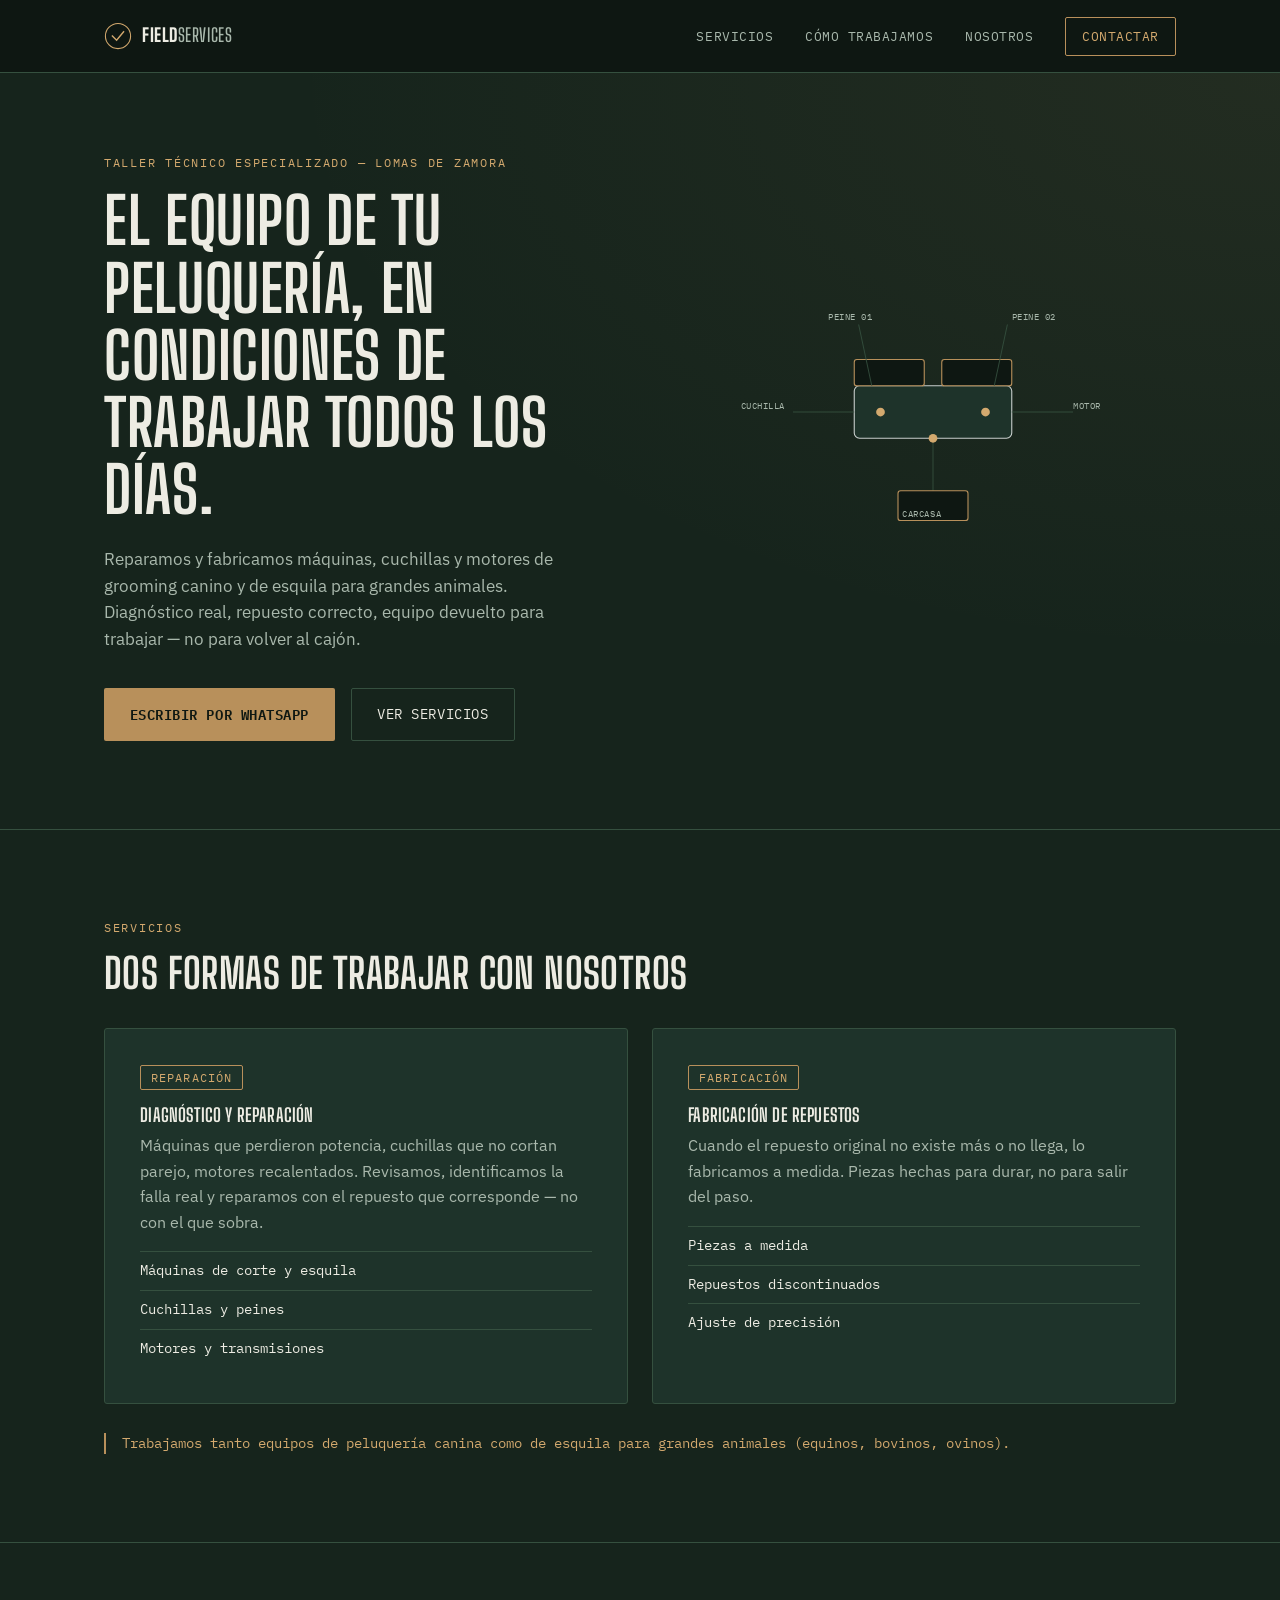
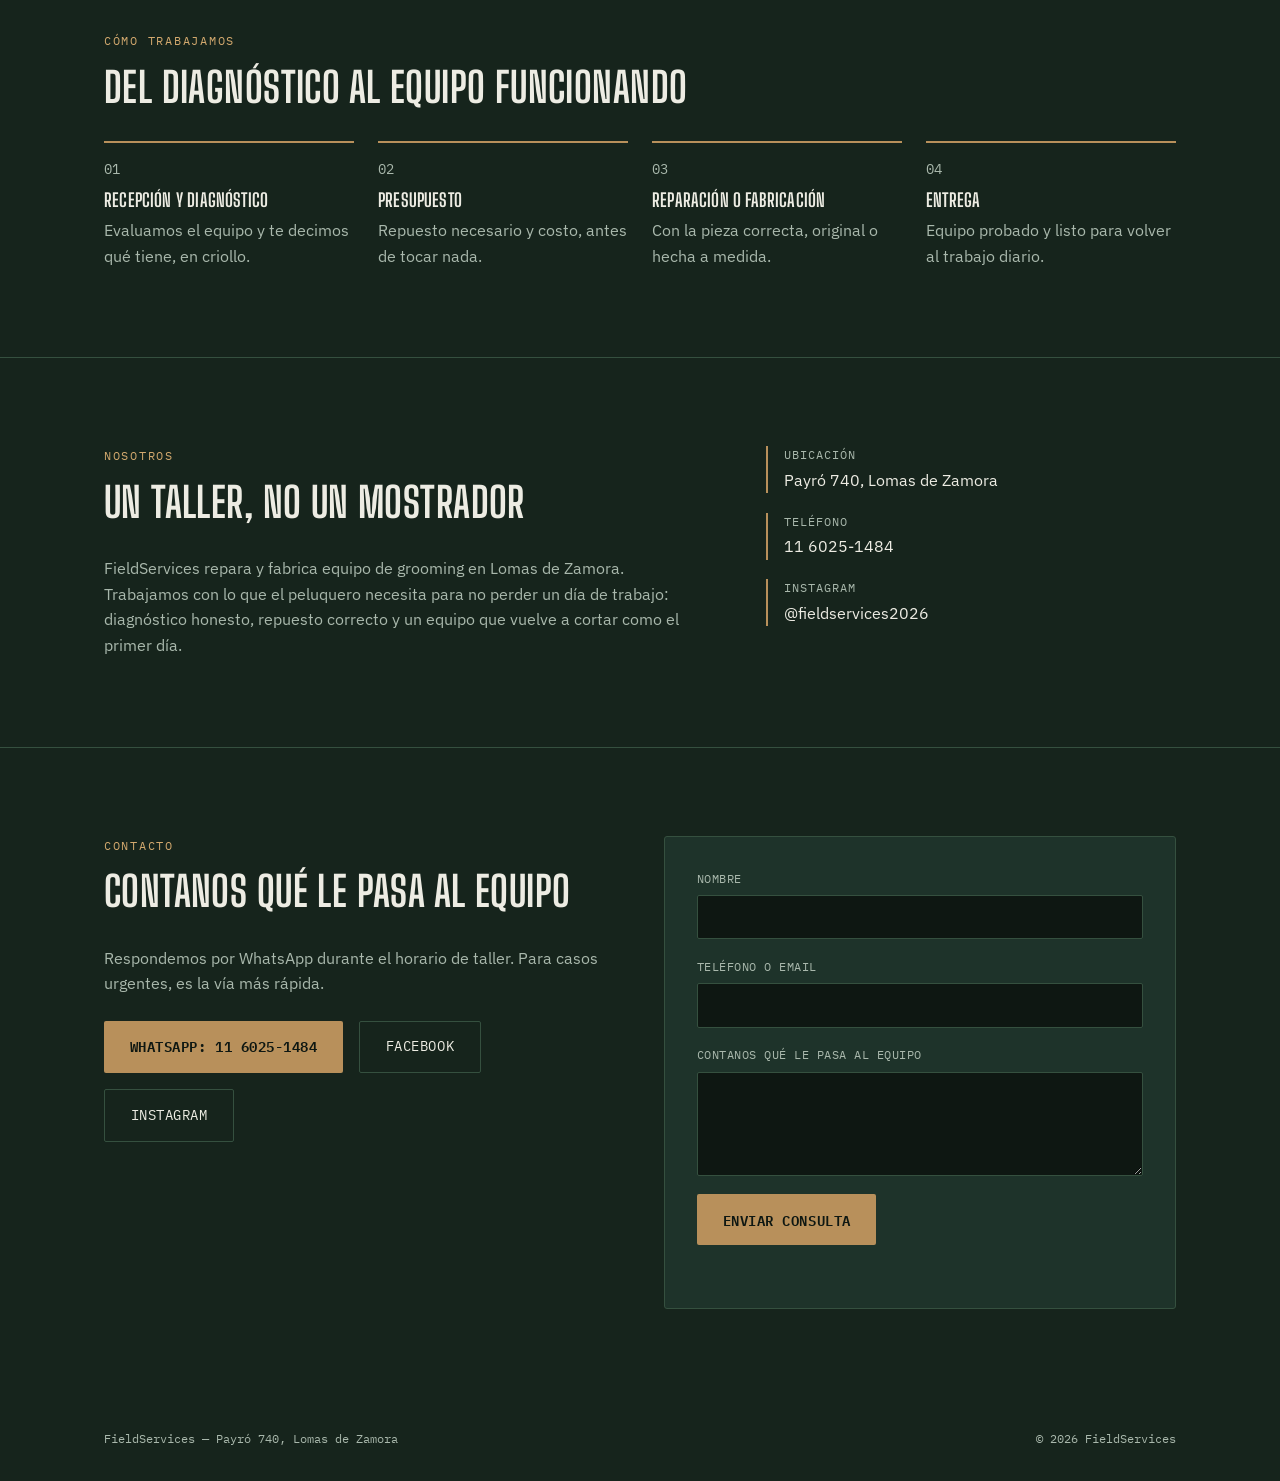
<file: index-1.html>
<!DOCTYPE html>
<html lang="es-AR">
<head>
<meta charset="UTF-8">
<meta name="viewport" content="width=device-width, initial-scale=1.0">
<title>FieldServices — Reparación y fabricación de equipos de grooming</title>
<meta name="description" content="Reparación y fabricación de precisión para equipos de grooming canino y esquila de grandes animales. Payró 740, Lomas de Zamora.">
<link rel="preconnect" href="https://fonts.googleapis.com">
<link rel="preconnect" href="https://fonts.gstatic.com" crossorigin>
<link href="https://fonts.googleapis.com/css2?family=Big+Shoulders+Display:wght@600;700;800&family=IBM+Plex+Sans:wght@400;500;600&family=IBM+Plex+Mono:wght@400;500&display=swap" rel="stylesheet">
<style>
/* ===== TOKENS ===== */
:root{
  --bg: #16241C;
  --bg-deep: #0E1712;
  --surface: #1E332A;
  --line: #35503F;
  --text: #EDECE3;
  --text-muted: #A9B8AC;
  --brass: #B8905B;
  --brass-bright: #D3A96E;
  --steel: #C7CDCB;

  --font-display: "Big Shoulders Display", sans-serif;
  --font-body: "IBM Plex Sans", sans-serif;
  --font-mono: "IBM Plex Mono", monospace;

  --wrap: 1120px;
}

*{box-sizing:border-box;margin:0;padding:0;}

html{scroll-behavior:smooth;}

body{
  background:var(--bg);
  color:var(--text);
  font-family:var(--font-body);
  font-size:16px;
  line-height:1.6;
  -webkit-font-smoothing:antialiased;
}

.wrap{
  max-width:var(--wrap);
  margin:0 auto;
  padding:0 24px;
}

h1,h2,h3{
  font-family:var(--font-display);
  font-weight:700;
  letter-spacing:0.01em;
  line-height:1.05;
  text-transform:uppercase;
}

h1{font-size:clamp(2.4rem, 5vw, 4rem);}
h2{font-size:clamp(1.8rem, 3.4vw, 2.6rem); margin-bottom:2rem;}
h3{font-size:1.15rem; margin-bottom:0.5rem;}

p{color:var(--text-muted);}

.eyebrow{
  font-family:var(--font-mono);
  font-size:0.78rem;
  letter-spacing:0.14em;
  text-transform:uppercase;
  color:var(--brass-bright);
  margin-bottom:0.9rem;
}

a{color:inherit;text-decoration:none;}

section{padding:5.5rem 0;border-bottom:1px solid var(--line);}

/* ===== BUTTONS ===== */
.btn{
  display:inline-block;
  font-family:var(--font-mono);
  font-size:0.85rem;
  letter-spacing:0.04em;
  text-transform:uppercase;
  padding:0.9rem 1.6rem;
  border-radius:2px;
  transition:transform 0.15s ease, background 0.15s ease, border-color 0.15s ease;
}
.btn-primary{
  background:var(--brass);
  color:var(--bg-deep);
  font-weight:600;
}
.btn-primary:hover{background:var(--brass-bright); transform:translateY(-1px);}
.btn-ghost{
  border:1px solid var(--line);
  color:var(--text);
}
.btn-ghost:hover{border-color:var(--brass); color:var(--brass-bright);}

/* ===== HEADER ===== */
.site-header{
  position:sticky; top:0; z-index:50;
  background:rgba(14,23,18,0.9);
  backdrop-filter:blur(8px);
  border-bottom:1px solid var(--line);
}
.header-inner{
  display:flex; align-items:center; justify-content:space-between;
  height:72px;
}
.brand{display:flex; align-items:center; gap:10px; color:var(--brass-bright);}
.brand-mark{color:var(--brass-bright); display:flex;}
.brand-name{
  font-family:var(--font-display);
  font-weight:800;
  font-size:1.15rem;
  letter-spacing:0.03em;
  color:var(--text);
}
.brand-thin{font-weight:600; color:var(--text-muted);}

.main-nav{display:flex; align-items:center; gap:2rem;}
.main-nav a{
  font-family:var(--font-mono);
  font-size:0.82rem;
  letter-spacing:0.04em;
  text-transform:uppercase;
  color:var(--text-muted);
}
.main-nav a:hover{color:var(--brass-bright);}
.main-nav .nav-cta{
  color:var(--brass-bright);
  border:1px solid var(--brass);
  padding:0.5rem 1rem;
  border-radius:2px;
}

.nav-toggle{
  display:none;
  flex-direction:column;
  justify-content:center;
  gap:5px;
  width:32px; height:32px;
  background:none; border:none; cursor:pointer;
}
.nav-toggle span{display:block; height:2px; background:var(--text); width:100%;}

/* ===== HERO ===== */
.hero{
  padding-top:5rem;
  background:
    radial-gradient(ellipse at top right, rgba(184,144,91,0.08), transparent 55%),
    var(--bg);
}
.hero-grid{
  display:grid;
  grid-template-columns:1.05fr 0.95fr;
  gap:3rem;
  align-items:center;
}
.hero-lead{max-width:46ch; margin:1.4rem 0 2.2rem; font-size:1.05rem;}
.hero-actions{display:flex; gap:1rem; flex-wrap:wrap;}

.hero-diagram{display:flex; justify-content:center;}
.diagram-svg{width:100%; max-width:420px;}
.diagram-orbit{fill:none; stroke:var(--line); stroke-width:1; stroke-dasharray:2 6;}
.diagram-body{fill:var(--surface); stroke:var(--steel); stroke-width:1.25;}
.diagram-part{fill:var(--bg-deep); stroke:var(--brass); stroke-width:1.25;}
.diagram-lead{stroke:var(--line); stroke-width:1;}
.diagram-node{fill:var(--brass-bright);}
.diagram-tag{
  font-family:var(--font-mono);
  font-size:10px;
  fill:var(--text-muted);
  letter-spacing:0.06em;
}

/* ===== SERVICIOS ===== */
.servicios-grid{
  display:grid;
  grid-template-columns:1fr 1fr;
  gap:1.5rem;
}
.servicio-card{
  background:var(--surface);
  border:1px solid var(--line);
  padding:2.2rem;
  border-radius:3px;
}
.servicio-tag{
  font-family:var(--font-mono);
  font-size:0.72rem;
  letter-spacing:0.1em;
  color:var(--brass-bright);
  border:1px solid var(--brass);
  padding:0.25rem 0.6rem;
  border-radius:2px;
}
.servicio-card h3{margin-top:1rem;}
.servicio-card p{margin-bottom:1rem;}
.servicio-list{list-style:none;}
.servicio-list li{
  font-family:var(--font-mono);
  font-size:0.85rem;
  color:var(--text);
  padding:0.5rem 0;
  border-top:1px solid var(--line);
}

/* ===== PROCESO ===== */
.proceso-steps{
  list-style:none;
  display:grid;
  grid-template-columns:repeat(4,1fr);
  gap:1.5rem;
}
.proceso-steps li{border-top:2px solid var(--brass); padding-top:1rem;}
.paso-num{
  display:block;
  font-family:var(--font-mono);
  color:var(--text-muted);
  font-size:0.85rem;
  margin-bottom:0.6rem;
}

/* ===== NOTA SERVICIOS ===== */
.servicios-nota{
  margin-top:1.8rem;
  font-family:var(--font-mono);
  font-size:0.85rem;
  color:var(--brass-bright);
  border-left:2px solid var(--brass);
  padding-left:1rem;
}

/* ===== NOSOTROS ===== */
.nosotros-grid{
  display:grid;
  grid-template-columns:1.2fr 0.8fr;
  gap:3rem;
}
.nosotros-grid p{max-width:60ch;}
.nosotros-datos{display:flex; flex-direction:column; gap:1.2rem;}
.nosotros-datos > div{border-left:2px solid var(--brass); padding-left:1rem;}
.dato-label{
  display:block;
  font-family:var(--font-mono);
  font-size:0.72rem;
  letter-spacing:0.08em;
  text-transform:uppercase;
  color:var(--text-muted);
}
.dato-valor{display:block; font-size:1rem; margin-top:0.2rem;}

/* ===== CONTACTO ===== */
.contacto{border-bottom:none;}
.contacto-grid{
  display:grid;
  grid-template-columns:1fr 1fr;
  gap:3rem;
}
.contacto-directo{display:flex; gap:1rem; margin-top:1.5rem; flex-wrap:wrap;}
.contacto-form{
  background:var(--surface);
  border:1px solid var(--line);
  padding:2rem;
  border-radius:3px;
  display:flex;
  flex-direction:column;
  gap:1.1rem;
}
.contacto-form label{
  display:flex; flex-direction:column; gap:0.4rem;
  font-family:var(--font-mono);
  font-size:0.78rem;
  letter-spacing:0.04em;
  text-transform:uppercase;
  color:var(--text-muted);
}
.contacto-form input,
.contacto-form textarea{
  background:var(--bg-deep);
  border:1px solid var(--line);
  color:var(--text);
  font-family:var(--font-body);
  font-size:0.95rem;
  padding:0.7rem 0.8rem;
  border-radius:2px;
  resize:vertical;
}
.contacto-form input:focus,
.contacto-form textarea:focus{
  outline:2px solid var(--brass);
  outline-offset:1px;
}
.contacto-form button{align-self:flex-start; border:none; cursor:pointer;}
.form-note{
  font-family:var(--font-mono);
  font-size:0.8rem;
  color:var(--brass-bright);
  min-height:1em;
}

/* ===== FOOTER ===== */
.site-footer{padding:2rem 0;}
.footer-inner{
  display:flex; justify-content:space-between;
  font-family:var(--font-mono);
  font-size:0.78rem;
  color:var(--text-muted);
  flex-wrap:wrap;
  gap:0.5rem;
}

/* ===== FOCUS VISIBILITY ===== */
a:focus-visible,
button:focus-visible{
  outline:2px solid var(--brass-bright);
  outline-offset:2px;
}

/* ===== REDUCED MOTION ===== */
@media (prefers-reduced-motion: reduce){
  html{scroll-behavior:auto;}
  .btn{transition:none;}
}

/* ===== RESPONSIVE ===== */
@media (max-width: 880px){
  .main-nav{
    position:absolute; top:72px; left:0; right:0;
    background:var(--bg-deep);
    border-bottom:1px solid var(--line);
    flex-direction:column;
    align-items:flex-start;
    padding:1.5rem 24px;
    gap:1.2rem;
    display:none;
  }
  .main-nav.open{display:flex;}
  .nav-toggle{display:flex;}
  .hero-grid, .servicios-grid, .nosotros-grid, .contacto-grid{grid-template-columns:1fr;}
  .proceso-steps{grid-template-columns:1fr 1fr;}
  .hero-diagram{order:-1;}
}

@media (max-width: 520px){
  .proceso-steps{grid-template-columns:1fr;}
  section{padding:3.5rem 0;}
}

</style>
</head>
<body>

<!-- ===== NAV ===== -->
<header class="site-header" id="top">
  <div class="wrap header-inner">
    <a class="brand" href="#top">
      <span class="brand-mark" aria-hidden="true">
        <svg viewBox="0 0 40 40" width="28" height="28">
          <circle cx="20" cy="20" r="18" fill="none" stroke="currentColor" stroke-width="1.5"/>
          <path d="M12 20 L18 26 L28 14" fill="none" stroke="currentColor" stroke-width="2" stroke-linecap="square"/>
        </svg>
      </span>
      <span class="brand-name">FIELD<span class="brand-thin">SERVICES</span></span>
    </a>
    <nav class="main-nav" id="mainNav">
      <a href="#servicios">Servicios</a>
      <a href="#proceso">Cómo trabajamos</a>
      <a href="#nosotros">Nosotros</a>
      <a href="#contacto" class="nav-cta">Contactar</a>
    </nav>
    <button class="nav-toggle" id="navToggle" aria-label="Abrir menú" aria-expanded="false">
      <span></span><span></span><span></span>
    </button>
  </div>
</header>

<main>

<!-- ===== HERO ===== -->
<section class="hero">
  <div class="wrap hero-grid">
    <div class="hero-copy">
      <p class="eyebrow">Taller técnico especializado — Lomas de Zamora</p>
      <h1>El equipo de tu peluquería, en condiciones de trabajar todos los días.</h1>
      <p class="hero-lead">Reparamos y fabricamos máquinas, cuchillas y motores de grooming canino y de esquila para grandes animales. Diagnóstico real, repuesto correcto, equipo devuelto para trabajar — no para volver al cajón.</p>
      <div class="hero-actions">
        <a href="https://wa.me/5491160251484" class="btn btn-primary" target="_blank" rel="noopener">Escribir por WhatsApp</a>
        <a href="#servicios" class="btn btn-ghost">Ver servicios</a>
      </div>
    </div>
    <div class="hero-diagram" aria-hidden="true">
      <svg viewBox="0 0 480 480" class="diagram-svg">
        <!-- exploded technical schematic of a clipper -->
        <g class="diagram-lines">
          <ellipse cx="240" cy="240" r="170" class="diagram-orbit"/>
          <rect x="150" y="170" width="180" height="60" rx="6" class="diagram-body"/>
          <rect x="150" y="140" width="80" height="30" rx="3" class="diagram-part"/>
          <rect x="250" y="140" width="80" height="30" rx="3" class="diagram-part"/>
          <path d="M330 200 L400 200" class="diagram-lead"/>
          <path d="M150 200 L80 200" class="diagram-lead"/>
          <path d="M240 230 L240 300" class="diagram-lead"/>
          <path d="M170 170 L155 100" class="diagram-lead"/>
          <path d="M310 170 L325 100" class="diagram-lead"/>
          <rect x="200" y="290" width="80" height="34" rx="3" class="diagram-part"/>
          <circle cx="180" cy="200" r="5" class="diagram-node"/>
          <circle cx="300" cy="200" r="5" class="diagram-node"/>
          <circle cx="240" cy="230" r="5" class="diagram-node"/>
        </g>
        <g class="diagram-labels">
          <text x="400" y="196" class="diagram-tag">MOTOR</text>
          <text x="20" y="196" class="diagram-tag">CUCHILLA</text>
          <text x="205" y="320" class="diagram-tag">CARCASA</text>
          <text x="120" y="95" class="diagram-tag">PEINE 01</text>
          <text x="330" y="95" class="diagram-tag">PEINE 02</text>
        </g>
      </svg>
    </div>
  </div>
</section>

<!-- ===== SERVICIOS ===== -->
<section class="servicios" id="servicios">
  <div class="wrap">
    <p class="eyebrow">Servicios</p>
    <h2>Dos formas de trabajar con nosotros</h2>
    <div class="servicios-grid">
      <article class="servicio-card">
        <span class="servicio-tag">REPARACIÓN</span>
        <h3>Diagnóstico y reparación</h3>
        <p>Máquinas que perdieron potencia, cuchillas que no cortan parejo, motores recalentados. Revisamos, identificamos la falla real y reparamos con el repuesto que corresponde — no con el que sobra.</p>
        <ul class="servicio-list">
          <li>Máquinas de corte y esquila</li>
          <li>Cuchillas y peines</li>
          <li>Motores y transmisiones</li>
        </ul>
      </article>
      <article class="servicio-card">
        <span class="servicio-tag">FABRICACIÓN</span>
        <h3>Fabricación de repuestos</h3>
        <p>Cuando el repuesto original no existe más o no llega, lo fabricamos a medida. Piezas hechas para durar, no para salir del paso.</p>
        <ul class="servicio-list">
          <li>Piezas a medida</li>
          <li>Repuestos discontinuados</li>
          <li>Ajuste de precisión</li>
        </ul>
      </article>
    </div>
    <p class="servicios-nota">Trabajamos tanto equipos de peluquería canina como de esquila para grandes animales (equinos, bovinos, ovinos).</p>
  </div>
</section>

<!-- ===== PROCESO ===== -->
<section class="proceso" id="proceso">
  <div class="wrap">
    <p class="eyebrow">Cómo trabajamos</p>
    <h2>Del diagnóstico al equipo funcionando</h2>
    <ol class="proceso-steps">
      <li>
        <span class="paso-num">01</span>
        <h3>Recepción y diagnóstico</h3>
        <p>Evaluamos el equipo y te decimos qué tiene, en criollo.</p>
      </li>
      <li>
        <span class="paso-num">02</span>
        <h3>Presupuesto</h3>
        <p>Repuesto necesario y costo, antes de tocar nada.</p>
      </li>
      <li>
        <span class="paso-num">03</span>
        <h3>Reparación o fabricación</h3>
        <p>Con la pieza correcta, original o hecha a medida.</p>
      </li>
      <li>
        <span class="paso-num">04</span>
        <h3>Entrega</h3>
        <p>Equipo probado y listo para volver al trabajo diario.</p>
      </li>
    </ol>
  </div>
</section>

<!-- ===== NOSOTROS ===== -->
<section class="nosotros" id="nosotros">
  <div class="wrap nosotros-grid">
    <div>
      <p class="eyebrow">Nosotros</p>
      <h2>Un taller, no un mostrador</h2>
      <p>FieldServices repara y fabrica equipo de grooming en Lomas de Zamora. Trabajamos con lo que el peluquero necesita para no perder un día de trabajo: diagnóstico honesto, repuesto correcto y un equipo que vuelve a cortar como el primer día.</p>
    </div>
    <div class="nosotros-datos">
      <div><span class="dato-label">Ubicación</span><span class="dato-valor">Payró 740, Lomas de Zamora</span></div>
      <div><span class="dato-label">Teléfono</span><span class="dato-valor">11 6025-1484</span></div>
      <div><span class="dato-label">Instagram</span><span class="dato-valor">@fieldservices2026</span></div>
    </div>
  </div>
</section>

<!-- ===== CONTACTO ===== -->
<section class="contacto" id="contacto">
  <div class="wrap contacto-grid">
    <div>
      <p class="eyebrow">Contacto</p>
      <h2>Contanos qué le pasa al equipo</h2>
      <p>Respondemos por WhatsApp durante el horario de taller. Para casos urgentes, es la vía más rápida.</p>
      <div class="contacto-directo">
        <a href="https://wa.me/5491160251484" class="btn btn-primary" target="_blank" rel="noopener">WhatsApp: 11 6025-1484</a>
        <a href="https://facebook.com/FieldService" class="btn btn-ghost" target="_blank" rel="noopener">Facebook</a>
        <a href="https://instagram.com/fieldservices2026" class="btn btn-ghost" target="_blank" rel="noopener">Instagram</a>
      </div>
    </div>
    <form class="contacto-form" id="contactForm">
      <label>
        Nombre
        <input type="text" name="nombre" required>
      </label>
      <label>
        Teléfono o email
        <input type="text" name="contacto" required>
      </label>
      <label>
        Contanos qué le pasa al equipo
        <textarea name="mensaje" rows="4" required></textarea>
      </label>
      <button type="submit" class="btn btn-primary">Enviar consulta</button>
      <p class="form-note" id="formNote" role="status"></p>
    </form>
  </div>
</section>

</main>

<footer class="site-footer">
  <div class="wrap footer-inner">
    <span>FieldServices — Payró 740, Lomas de Zamora</span>
    <span>© <span id="year"></span> FieldServices</span>
  </div>
</footer>

<script>
// Menú móvil
const navToggle = document.getElementById('navToggle');
const mainNav = document.getElementById('mainNav');

navToggle.addEventListener('click', () => {
  const isOpen = mainNav.classList.toggle('open');
  navToggle.setAttribute('aria-expanded', String(isOpen));
});

mainNav.querySelectorAll('a').forEach(link => {
  link.addEventListener('click', () => {
    mainNav.classList.remove('open');
    navToggle.setAttribute('aria-expanded', 'false');
  });
});

// Año dinámico
document.getElementById('year').textContent = new Date().getFullYear();

// Formulario de contacto (placeholder — conectar a backend/WhatsApp API cuando esté definido)
const form = document.getElementById('contactForm');
const formNote = document.getElementById('formNote');

form.addEventListener('submit', (e) => {
  e.preventDefault();
  const nombre = form.nombre.value.trim();
  const mensaje = form.mensaje.value.trim();
  const texto = encodeURIComponent(`Hola FieldServices, soy ${nombre}. ${mensaje}`);
  formNote.textContent = 'Te redirigimos a WhatsApp para enviar la consulta…';
  window.open(`https://wa.me/5491160251484?text=${texto}`, '_blank');
  form.reset();
});

</script>
</body>
</html>
</file>
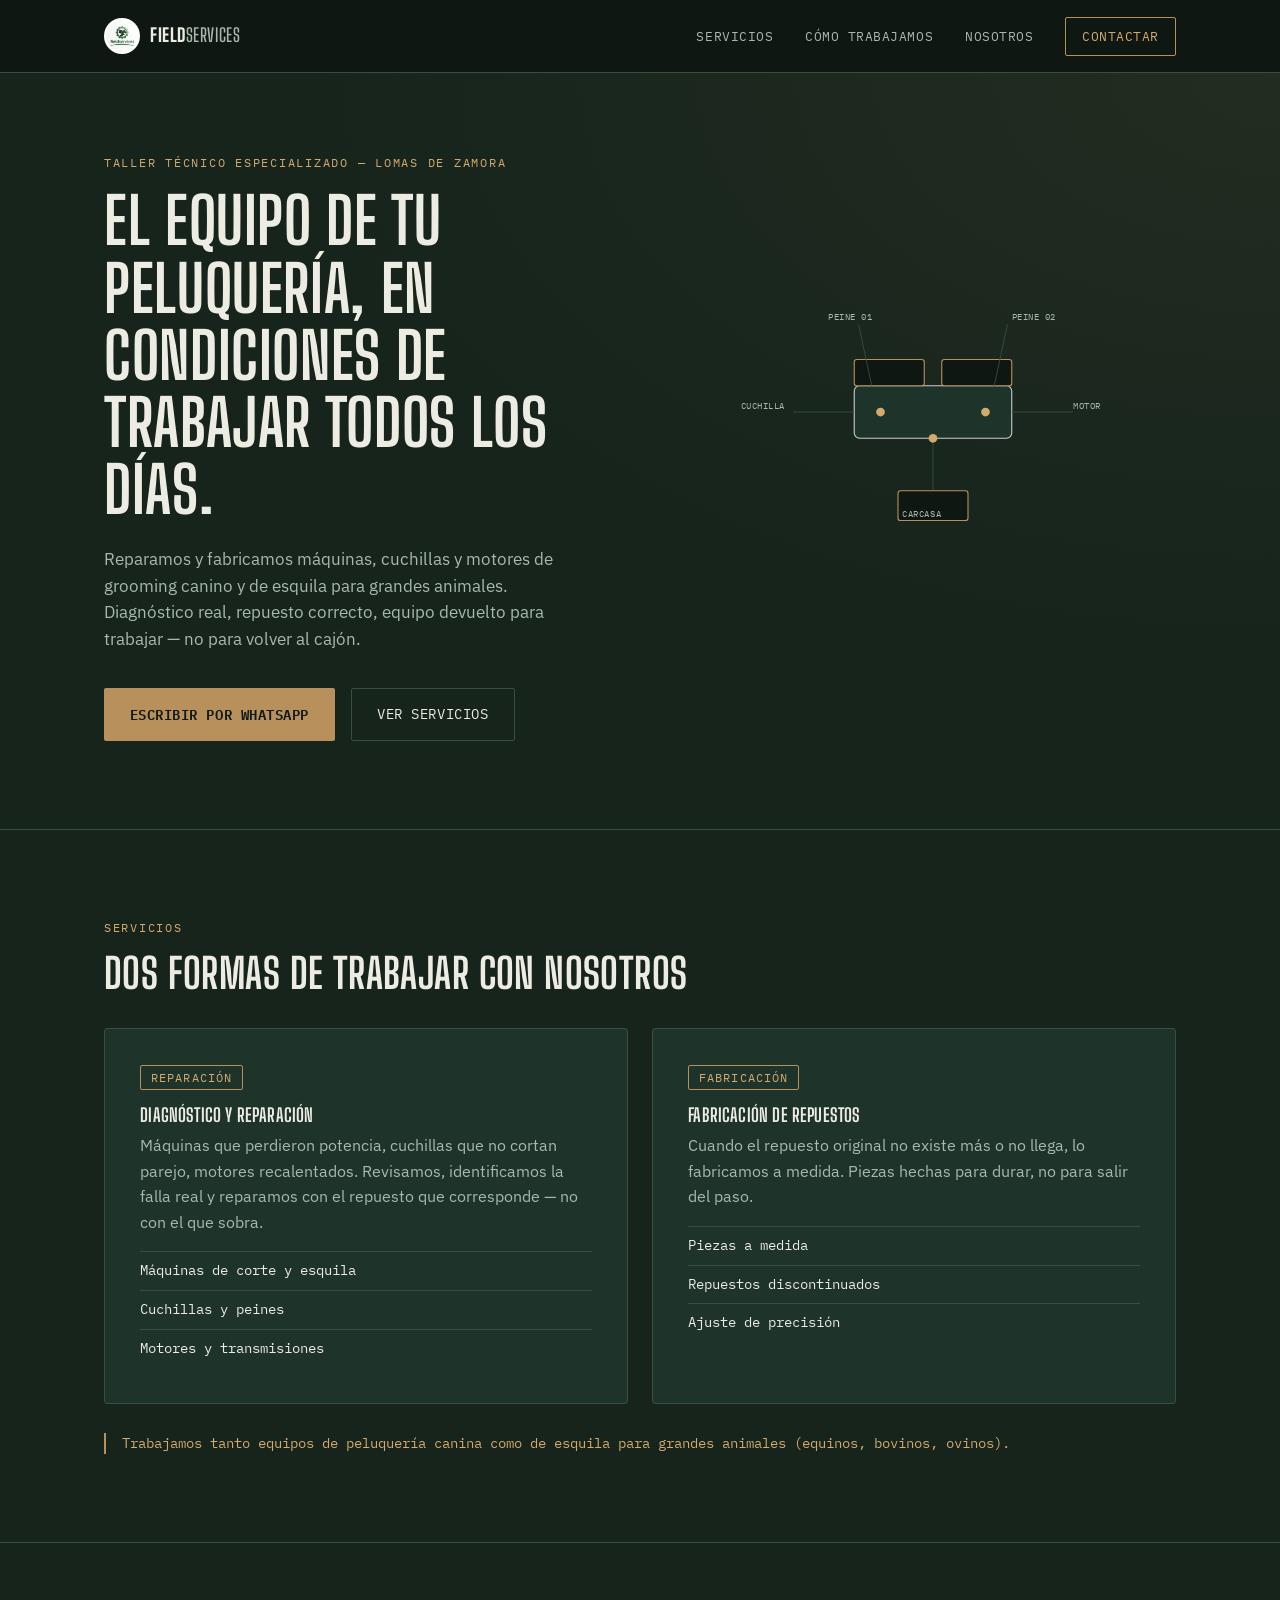
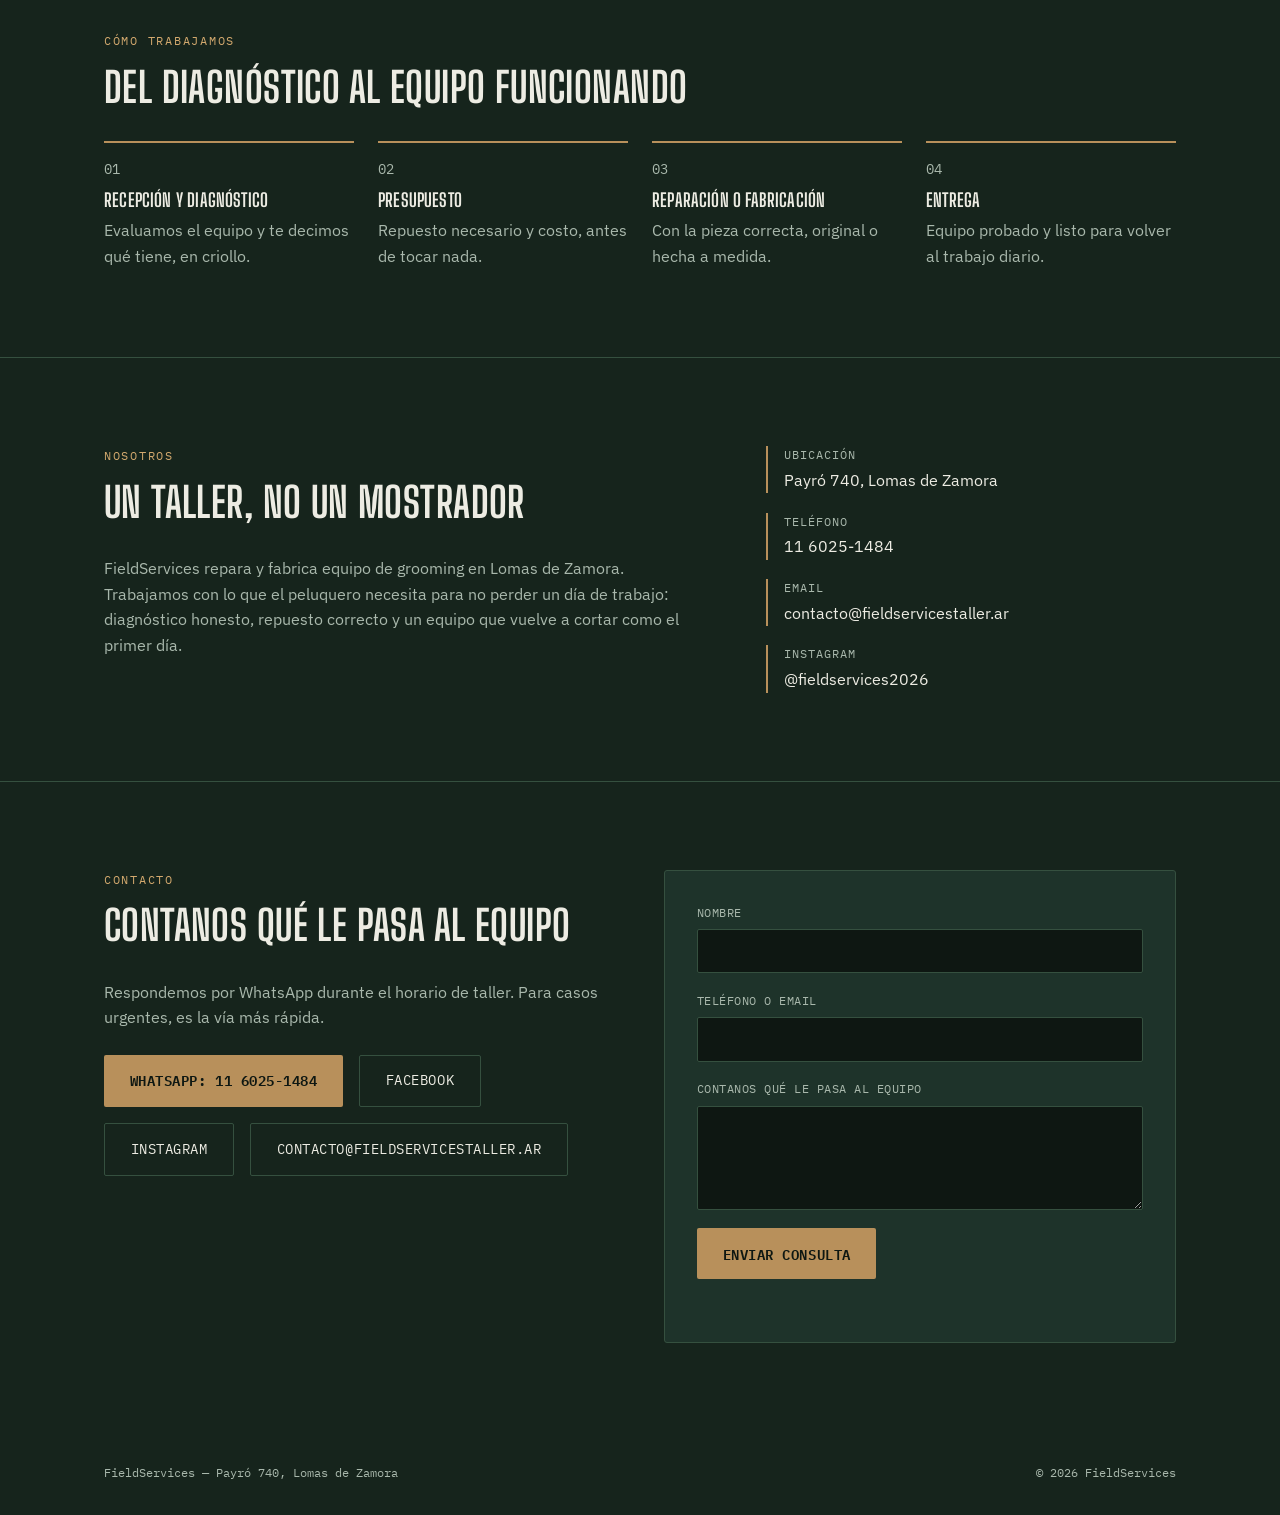
<file: index-2.html>
<!DOCTYPE html>
<html lang="es-AR">
<head>
<meta charset="UTF-8">
<meta name="viewport" content="width=device-width, initial-scale=1.0">
<title>FieldServices — Reparación y fabricación de equipos de grooming</title>
<meta name="description" content="Reparación y fabricación de precisión para equipos de grooming canino y esquila de grandes animales. Payró 740, Lomas de Zamora.">
<link rel="icon" type="image/png" href="[data-uri]">
<link rel="preconnect" href="https://fonts.googleapis.com">
<link rel="preconnect" href="https://fonts.gstatic.com" crossorigin>
<link href="https://fonts.googleapis.com/css2?family=Big+Shoulders+Display:wght@600;700;800&family=IBM+Plex+Sans:wght@400;500;600&family=IBM+Plex+Mono:wght@400;500&display=swap" rel="stylesheet">
<style>
/* ===== TOKENS ===== */
:root{
  --bg: #16241C;
  --bg-deep: #0E1712;
  --surface: #1E332A;
  --line: #35503F;
  --text: #EDECE3;
  --text-muted: #A9B8AC;
  --brass: #B8905B;
  --brass-bright: #D3A96E;
  --steel: #C7CDCB;

  --font-display: "Big Shoulders Display", sans-serif;
  --font-body: "IBM Plex Sans", sans-serif;
  --font-mono: "IBM Plex Mono", monospace;

  --wrap: 1120px;
}

*{box-sizing:border-box;margin:0;padding:0;}

html{scroll-behavior:smooth;}

body{
  background:var(--bg);
  color:var(--text);
  font-family:var(--font-body);
  font-size:16px;
  line-height:1.6;
  -webkit-font-smoothing:antialiased;
}

.wrap{
  max-width:var(--wrap);
  margin:0 auto;
  padding:0 24px;
}

h1,h2,h3{
  font-family:var(--font-display);
  font-weight:700;
  letter-spacing:0.01em;
  line-height:1.05;
  text-transform:uppercase;
}

h1{font-size:clamp(2.4rem, 5vw, 4rem);}
h2{font-size:clamp(1.8rem, 3.4vw, 2.6rem); margin-bottom:2rem;}
h3{font-size:1.15rem; margin-bottom:0.5rem;}

p{color:var(--text-muted);}

.eyebrow{
  font-family:var(--font-mono);
  font-size:0.78rem;
  letter-spacing:0.14em;
  text-transform:uppercase;
  color:var(--brass-bright);
  margin-bottom:0.9rem;
}

a{color:inherit;text-decoration:none;}

section{padding:5.5rem 0;border-bottom:1px solid var(--line);}

/* ===== BUTTONS ===== */
.btn{
  display:inline-block;
  font-family:var(--font-mono);
  font-size:0.85rem;
  letter-spacing:0.04em;
  text-transform:uppercase;
  padding:0.9rem 1.6rem;
  border-radius:2px;
  transition:transform 0.15s ease, background 0.15s ease, border-color 0.15s ease;
}
.btn-primary{
  background:var(--brass);
  color:var(--bg-deep);
  font-weight:600;
}
.btn-primary:hover{background:var(--brass-bright); transform:translateY(-1px);}
.btn-ghost{
  border:1px solid var(--line);
  color:var(--text);
}
.btn-ghost:hover{border-color:var(--brass); color:var(--brass-bright);}

/* ===== HEADER ===== */
.site-header{
  position:sticky; top:0; z-index:50;
  background:rgba(14,23,18,0.9);
  backdrop-filter:blur(8px);
  border-bottom:1px solid var(--line);
}
.header-inner{
  display:flex; align-items:center; justify-content:space-between;
  height:72px;
}
.brand{display:flex; align-items:center; gap:10px; color:var(--brass-bright);}
.brand-mark{color:var(--brass-bright); display:flex; align-items:center;}
.brand-mark img{width:36px; height:36px; border-radius:50%; object-fit:cover; background:#fff; padding:2px;}
.brand-name{
  font-family:var(--font-display);
  font-weight:800;
  font-size:1.15rem;
  letter-spacing:0.03em;
  color:var(--text);
}
.brand-thin{font-weight:600; color:var(--text-muted);}

.main-nav{display:flex; align-items:center; gap:2rem;}
.main-nav a{
  font-family:var(--font-mono);
  font-size:0.82rem;
  letter-spacing:0.04em;
  text-transform:uppercase;
  color:var(--text-muted);
}
.main-nav a:hover{color:var(--brass-bright);}
.main-nav .nav-cta{
  color:var(--brass-bright);
  border:1px solid var(--brass);
  padding:0.5rem 1rem;
  border-radius:2px;
}

.nav-toggle{
  display:none;
  flex-direction:column;
  justify-content:center;
  gap:5px;
  width:32px; height:32px;
  background:none; border:none; cursor:pointer;
}
.nav-toggle span{display:block; height:2px; background:var(--text); width:100%;}

/* ===== HERO ===== */
.hero{
  padding-top:5rem;
  background:
    radial-gradient(ellipse at top right, rgba(184,144,91,0.08), transparent 55%),
    var(--bg);
}
.hero-grid{
  display:grid;
  grid-template-columns:1.05fr 0.95fr;
  gap:3rem;
  align-items:center;
}
.hero-lead{max-width:46ch; margin:1.4rem 0 2.2rem; font-size:1.05rem;}
.hero-actions{display:flex; gap:1rem; flex-wrap:wrap;}

.hero-diagram{display:flex; justify-content:center;}
.diagram-svg{width:100%; max-width:420px;}
.diagram-orbit{fill:none; stroke:var(--line); stroke-width:1; stroke-dasharray:2 6;}
.diagram-body{fill:var(--surface); stroke:var(--steel); stroke-width:1.25;}
.diagram-part{fill:var(--bg-deep); stroke:var(--brass); stroke-width:1.25;}
.diagram-lead{stroke:var(--line); stroke-width:1;}
.diagram-node{fill:var(--brass-bright);}
.diagram-tag{
  font-family:var(--font-mono);
  font-size:10px;
  fill:var(--text-muted);
  letter-spacing:0.06em;
}

/* ===== SERVICIOS ===== */
.servicios-grid{
  display:grid;
  grid-template-columns:1fr 1fr;
  gap:1.5rem;
}
.servicio-card{
  background:var(--surface);
  border:1px solid var(--line);
  padding:2.2rem;
  border-radius:3px;
}
.servicio-tag{
  font-family:var(--font-mono);
  font-size:0.72rem;
  letter-spacing:0.1em;
  color:var(--brass-bright);
  border:1px solid var(--brass);
  padding:0.25rem 0.6rem;
  border-radius:2px;
}
.servicio-card h3{margin-top:1rem;}
.servicio-card p{margin-bottom:1rem;}
.servicio-list{list-style:none;}
.servicio-list li{
  font-family:var(--font-mono);
  font-size:0.85rem;
  color:var(--text);
  padding:0.5rem 0;
  border-top:1px solid var(--line);
}

/* ===== PROCESO ===== */
.proceso-steps{
  list-style:none;
  display:grid;
  grid-template-columns:repeat(4,1fr);
  gap:1.5rem;
}
.proceso-steps li{border-top:2px solid var(--brass); padding-top:1rem;}
.paso-num{
  display:block;
  font-family:var(--font-mono);
  color:var(--text-muted);
  font-size:0.85rem;
  margin-bottom:0.6rem;
}

/* ===== NOTA SERVICIOS ===== */
.servicios-nota{
  margin-top:1.8rem;
  font-family:var(--font-mono);
  font-size:0.85rem;
  color:var(--brass-bright);
  border-left:2px solid var(--brass);
  padding-left:1rem;
}

/* ===== NOSOTROS ===== */
.nosotros-grid{
  display:grid;
  grid-template-columns:1.2fr 0.8fr;
  gap:3rem;
}
.nosotros-grid p{max-width:60ch;}
.nosotros-datos{display:flex; flex-direction:column; gap:1.2rem;}
.nosotros-datos > div{border-left:2px solid var(--brass); padding-left:1rem;}
.dato-label{
  display:block;
  font-family:var(--font-mono);
  font-size:0.72rem;
  letter-spacing:0.08em;
  text-transform:uppercase;
  color:var(--text-muted);
}
.dato-valor{display:block; font-size:1rem; margin-top:0.2rem;}

/* ===== CONTACTO ===== */
.contacto{border-bottom:none;}
.contacto-grid{
  display:grid;
  grid-template-columns:1fr 1fr;
  gap:3rem;
}
.contacto-directo{display:flex; gap:1rem; margin-top:1.5rem; flex-wrap:wrap;}
.contacto-form{
  background:var(--surface);
  border:1px solid var(--line);
  padding:2rem;
  border-radius:3px;
  display:flex;
  flex-direction:column;
  gap:1.1rem;
}
.contacto-form label{
  display:flex; flex-direction:column; gap:0.4rem;
  font-family:var(--font-mono);
  font-size:0.78rem;
  letter-spacing:0.04em;
  text-transform:uppercase;
  color:var(--text-muted);
}
.contacto-form input,
.contacto-form textarea{
  background:var(--bg-deep);
  border:1px solid var(--line);
  color:var(--text);
  font-family:var(--font-body);
  font-size:0.95rem;
  padding:0.7rem 0.8rem;
  border-radius:2px;
  resize:vertical;
}
.contacto-form input:focus,
.contacto-form textarea:focus{
  outline:2px solid var(--brass);
  outline-offset:1px;
}
.contacto-form button{align-self:flex-start; border:none; cursor:pointer;}
.form-note{
  font-family:var(--font-mono);
  font-size:0.8rem;
  color:var(--brass-bright);
  min-height:1em;
}

/* ===== FOOTER ===== */
.site-footer{padding:2rem 0;}
.footer-inner{
  display:flex; justify-content:space-between;
  font-family:var(--font-mono);
  font-size:0.78rem;
  color:var(--text-muted);
  flex-wrap:wrap;
  gap:0.5rem;
}

/* ===== FOCUS VISIBILITY ===== */
a:focus-visible,
button:focus-visible{
  outline:2px solid var(--brass-bright);
  outline-offset:2px;
}

/* ===== REDUCED MOTION ===== */
@media (prefers-reduced-motion: reduce){
  html{scroll-behavior:auto;}
  .btn{transition:none;}
}

/* ===== RESPONSIVE ===== */
@media (max-width: 880px){
  .main-nav{
    position:absolute; top:72px; left:0; right:0;
    background:var(--bg-deep);
    border-bottom:1px solid var(--line);
    flex-direction:column;
    align-items:flex-start;
    padding:1.5rem 24px;
    gap:1.2rem;
    display:none;
  }
  .main-nav.open{display:flex;}
  .nav-toggle{display:flex;}
  .hero-grid, .servicios-grid, .nosotros-grid, .contacto-grid{grid-template-columns:1fr;}
  .proceso-steps{grid-template-columns:1fr 1fr;}
  .hero-diagram{order:-1;}
}

@media (max-width: 520px){
  .proceso-steps{grid-template-columns:1fr;}
  section{padding:3.5rem 0;}
}

</style>
</head>
<body>

<!-- ===== NAV ===== -->
<header class="site-header" id="top">
  <div class="wrap header-inner">
    <a class="brand" href="#top">
      <span class="brand-mark" aria-hidden="true">
        <img src="[data-uri]" alt="" width="36" height="36">
      </span>
      <span class="brand-name">FIELD<span class="brand-thin">SERVICES</span></span>
    </a>
    <nav class="main-nav" id="mainNav">
      <a href="#servicios">Servicios</a>
      <a href="#proceso">Cómo trabajamos</a>
      <a href="#nosotros">Nosotros</a>
      <a href="#contacto" class="nav-cta">Contactar</a>
    </nav>
    <button class="nav-toggle" id="navToggle" aria-label="Abrir menú" aria-expanded="false">
      <span></span><span></span><span></span>
    </button>
  </div>
</header>

<main>

<!-- ===== HERO ===== -->
<section class="hero">
  <div class="wrap hero-grid">
    <div class="hero-copy">
      <p class="eyebrow">Taller técnico especializado — Lomas de Zamora</p>
      <h1>El equipo de tu peluquería, en condiciones de trabajar todos los días.</h1>
      <p class="hero-lead">Reparamos y fabricamos máquinas, cuchillas y motores de grooming canino y de esquila para grandes animales. Diagnóstico real, repuesto correcto, equipo devuelto para trabajar — no para volver al cajón.</p>
      <div class="hero-actions">
        <a href="https://wa.me/5491160251484" class="btn btn-primary" target="_blank" rel="noopener">Escribir por WhatsApp</a>
        <a href="#servicios" class="btn btn-ghost">Ver servicios</a>
      </div>
    </div>
    <div class="hero-diagram" aria-hidden="true">
      <svg viewBox="0 0 480 480" class="diagram-svg">
        <!-- exploded technical schematic of a clipper -->
        <g class="diagram-lines">
          <ellipse cx="240" cy="240" r="170" class="diagram-orbit"/>
          <rect x="150" y="170" width="180" height="60" rx="6" class="diagram-body"/>
          <rect x="150" y="140" width="80" height="30" rx="3" class="diagram-part"/>
          <rect x="250" y="140" width="80" height="30" rx="3" class="diagram-part"/>
          <path d="M330 200 L400 200" class="diagram-lead"/>
          <path d="M150 200 L80 200" class="diagram-lead"/>
          <path d="M240 230 L240 300" class="diagram-lead"/>
          <path d="M170 170 L155 100" class="diagram-lead"/>
          <path d="M310 170 L325 100" class="diagram-lead"/>
          <rect x="200" y="290" width="80" height="34" rx="3" class="diagram-part"/>
          <circle cx="180" cy="200" r="5" class="diagram-node"/>
          <circle cx="300" cy="200" r="5" class="diagram-node"/>
          <circle cx="240" cy="230" r="5" class="diagram-node"/>
        </g>
        <g class="diagram-labels">
          <text x="400" y="196" class="diagram-tag">MOTOR</text>
          <text x="20" y="196" class="diagram-tag">CUCHILLA</text>
          <text x="205" y="320" class="diagram-tag">CARCASA</text>
          <text x="120" y="95" class="diagram-tag">PEINE 01</text>
          <text x="330" y="95" class="diagram-tag">PEINE 02</text>
        </g>
      </svg>
    </div>
  </div>
</section>

<!-- ===== SERVICIOS ===== -->
<section class="servicios" id="servicios">
  <div class="wrap">
    <p class="eyebrow">Servicios</p>
    <h2>Dos formas de trabajar con nosotros</h2>
    <div class="servicios-grid">
      <article class="servicio-card">
        <span class="servicio-tag">REPARACIÓN</span>
        <h3>Diagnóstico y reparación</h3>
        <p>Máquinas que perdieron potencia, cuchillas que no cortan parejo, motores recalentados. Revisamos, identificamos la falla real y reparamos con el repuesto que corresponde — no con el que sobra.</p>
        <ul class="servicio-list">
          <li>Máquinas de corte y esquila</li>
          <li>Cuchillas y peines</li>
          <li>Motores y transmisiones</li>
        </ul>
      </article>
      <article class="servicio-card">
        <span class="servicio-tag">FABRICACIÓN</span>
        <h3>Fabricación de repuestos</h3>
        <p>Cuando el repuesto original no existe más o no llega, lo fabricamos a medida. Piezas hechas para durar, no para salir del paso.</p>
        <ul class="servicio-list">
          <li>Piezas a medida</li>
          <li>Repuestos discontinuados</li>
          <li>Ajuste de precisión</li>
        </ul>
      </article>
    </div>
    <p class="servicios-nota">Trabajamos tanto equipos de peluquería canina como de esquila para grandes animales (equinos, bovinos, ovinos).</p>
  </div>
</section>

<!-- ===== PROCESO ===== -->
<section class="proceso" id="proceso">
  <div class="wrap">
    <p class="eyebrow">Cómo trabajamos</p>
    <h2>Del diagnóstico al equipo funcionando</h2>
    <ol class="proceso-steps">
      <li>
        <span class="paso-num">01</span>
        <h3>Recepción y diagnóstico</h3>
        <p>Evaluamos el equipo y te decimos qué tiene, en criollo.</p>
      </li>
      <li>
        <span class="paso-num">02</span>
        <h3>Presupuesto</h3>
        <p>Repuesto necesario y costo, antes de tocar nada.</p>
      </li>
      <li>
        <span class="paso-num">03</span>
        <h3>Reparación o fabricación</h3>
        <p>Con la pieza correcta, original o hecha a medida.</p>
      </li>
      <li>
        <span class="paso-num">04</span>
        <h3>Entrega</h3>
        <p>Equipo probado y listo para volver al trabajo diario.</p>
      </li>
    </ol>
  </div>
</section>

<!-- ===== NOSOTROS ===== -->
<section class="nosotros" id="nosotros">
  <div class="wrap nosotros-grid">
    <div>
      <p class="eyebrow">Nosotros</p>
      <h2>Un taller, no un mostrador</h2>
      <p>FieldServices repara y fabrica equipo de grooming en Lomas de Zamora. Trabajamos con lo que el peluquero necesita para no perder un día de trabajo: diagnóstico honesto, repuesto correcto y un equipo que vuelve a cortar como el primer día.</p>
    </div>
    <div class="nosotros-datos">
      <div><span class="dato-label">Ubicación</span><span class="dato-valor">Payró 740, Lomas de Zamora</span></div>
      <div><span class="dato-label">Teléfono</span><span class="dato-valor">11 6025-1484</span></div>
      <div><span class="dato-label">Email</span><span class="dato-valor">contacto@fieldservicestaller.ar</span></div>
      <div><span class="dato-label">Instagram</span><span class="dato-valor">@fieldservices2026</span></div>
    </div>
  </div>
</section>

<!-- ===== CONTACTO ===== -->
<section class="contacto" id="contacto">
  <div class="wrap contacto-grid">
    <div>
      <p class="eyebrow">Contacto</p>
      <h2>Contanos qué le pasa al equipo</h2>
      <p>Respondemos por WhatsApp durante el horario de taller. Para casos urgentes, es la vía más rápida.</p>
      <div class="contacto-directo">
        <a href="https://wa.me/5491160251484" class="btn btn-primary" target="_blank" rel="noopener">WhatsApp: 11 6025-1484</a>
        <a href="https://facebook.com/FieldService" class="btn btn-ghost" target="_blank" rel="noopener">Facebook</a>
        <a href="https://instagram.com/fieldservices2026" class="btn btn-ghost" target="_blank" rel="noopener">Instagram</a>
        <a href="mailto:contacto@fieldservicestaller.ar" class="btn btn-ghost">contacto@fieldservicestaller.ar</a>
      </div>
    </div>
    <form class="contacto-form" id="contactForm">
      <label>
        Nombre
        <input type="text" name="nombre" required>
      </label>
      <label>
        Teléfono o email
        <input type="text" name="contacto" required>
      </label>
      <label>
        Contanos qué le pasa al equipo
        <textarea name="mensaje" rows="4" required></textarea>
      </label>
      <button type="submit" class="btn btn-primary">Enviar consulta</button>
      <p class="form-note" id="formNote" role="status"></p>
    </form>
  </div>
</section>

</main>

<footer class="site-footer">
  <div class="wrap footer-inner">
    <span>FieldServices — Payró 740, Lomas de Zamora</span>
    <span>© <span id="year"></span> FieldServices</span>
  </div>
</footer>

<script>
// Menú móvil
const navToggle = document.getElementById('navToggle');
const mainNav = document.getElementById('mainNav');

navToggle.addEventListener('click', () => {
  const isOpen = mainNav.classList.toggle('open');
  navToggle.setAttribute('aria-expanded', String(isOpen));
});

mainNav.querySelectorAll('a').forEach(link => {
  link.addEventListener('click', () => {
    mainNav.classList.remove('open');
    navToggle.setAttribute('aria-expanded', 'false');
  });
});

// Año dinámico
document.getElementById('year').textContent = new Date().getFullYear();

// Formulario de contacto (placeholder — conectar a backend/WhatsApp API cuando esté definido)
const form = document.getElementById('contactForm');
const formNote = document.getElementById('formNote');

form.addEventListener('submit', (e) => {
  e.preventDefault();
  const nombre = form.nombre.value.trim();
  const mensaje = form.mensaje.value.trim();
  const texto = encodeURIComponent(`Hola FieldServices, soy ${nombre}. ${mensaje}`);
  formNote.textContent = 'Te redirigimos a WhatsApp para enviar la consulta…';
  window.open(`https://wa.me/5491160251484?text=${texto}`, '_blank');
  form.reset();
});

</script>
</body>
</html>
</file>
